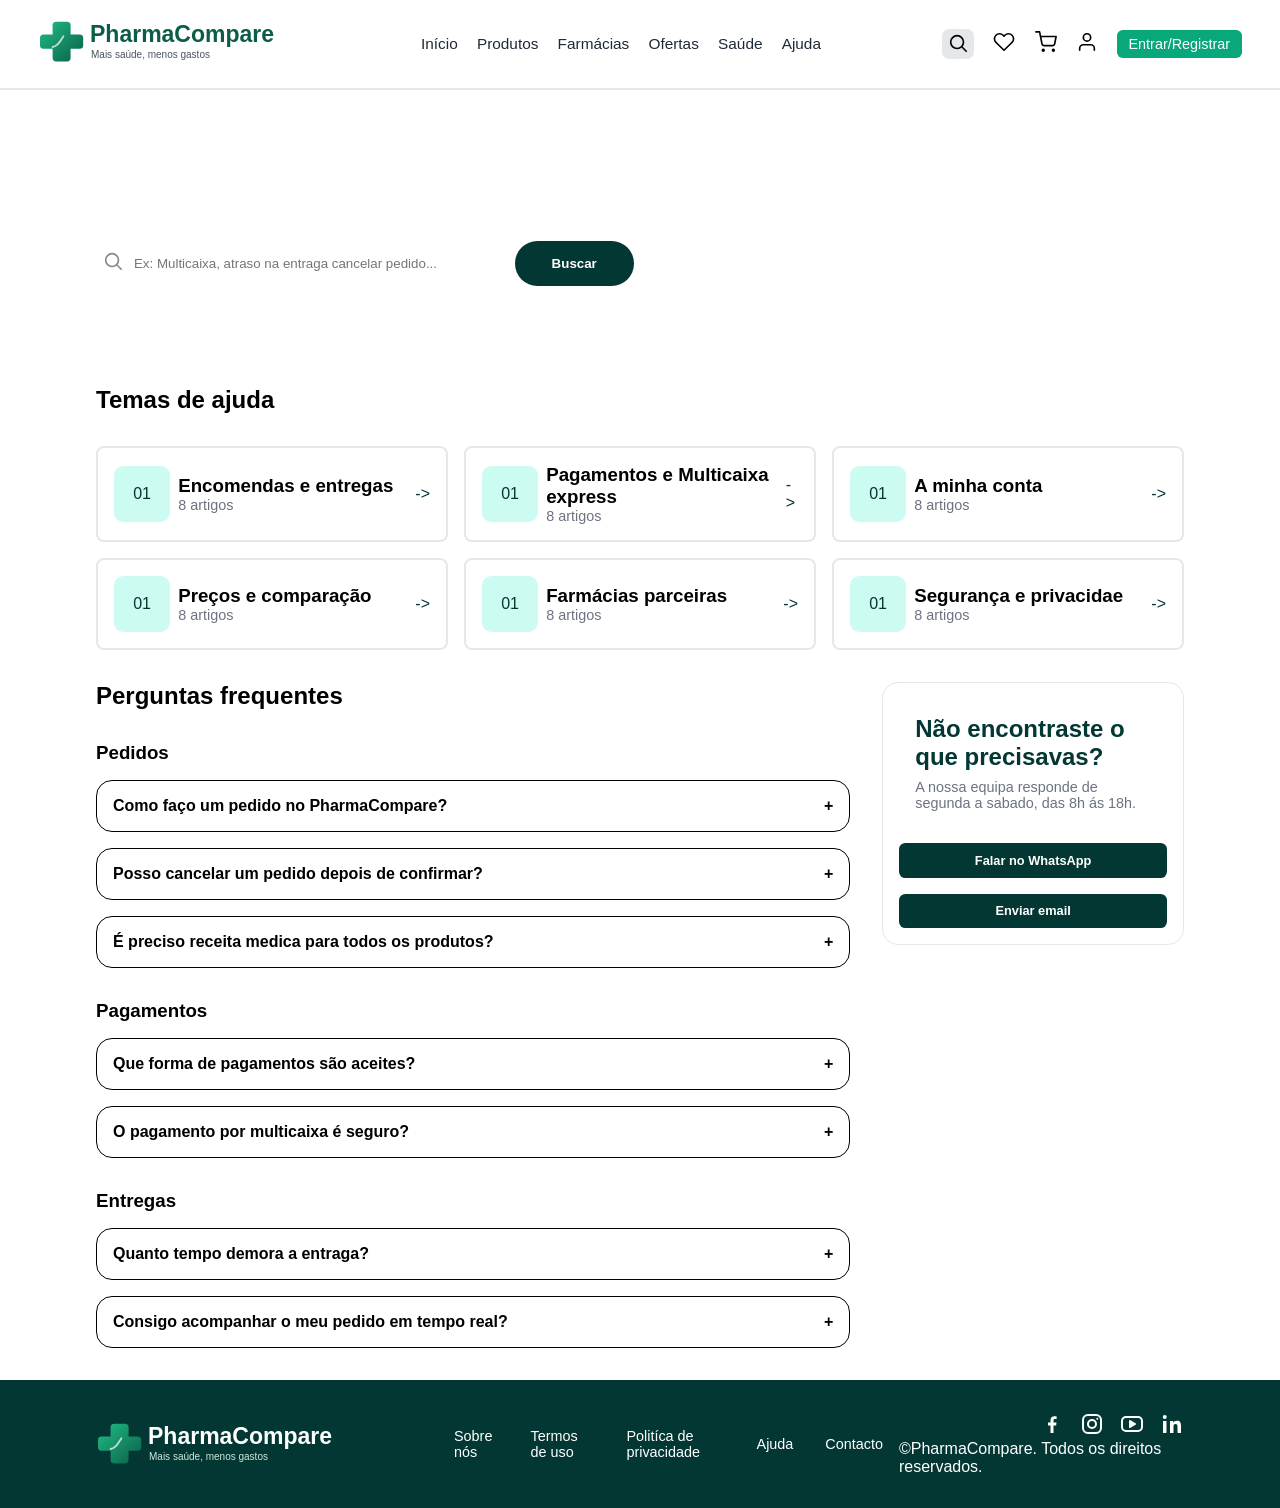
<file: pages/ajuda.html>
<!DOCTYPE html>
<html lang="pt-pt">
<head>
    <meta charset="UTF-8">
    <meta name="viewport" content="width=device-width, initial-scale=1.0">
    <title>PharmaCompare</title>
    <style>
        .hero{
            padding: 4rem 6rem;
            display: flex;
            flex-direction: column;
            gap: 1rem;
        }
        .hero .titulo-hero{
            display: flex;
            flex-direction: column;
            gap: .5rem;
            text-align: center;
        }
        .hero .titulo-hero h2{
            color: var(--background-color);
            font-size: 2.3rem;
        }
        .hero .titulo-hero p{
            color: var(--background-color);
        }
        form{
            background-color: #fff;
            width: 50%;
            height: 6vh;
            display: flex;
            align-items: center;
            justify-content: space-between;
            padding: 0 .4rem;
            border-radius: 1.5rem;
            gap: .5rem;
        }
        form input{
            border: none;
            outline: none;
            width: 100%;
            height: 6vh;
            padding: 0.4rem 0.8rem 0.4rem 0.1rem;
        }
        form input:focus{
            border-bottom: 3px solid var(--primaria-color);
        }
        form button{
            background-color: var(--primaria-preto);
            color: #fff;
            padding: 0.4rem 0.8rem;
            width: 30%;
            height: 5vh;
            border-radius: 1.4rem;
            border: none;
            font-weight: bold;
            transition: 0.3s;
        }
        form button:hover{
            background-color: var(--primaria-color);
        }

        /*-- AJUDA --*/
        .ajuda{
            display: flex;
            flex-direction: column;
            gap: 2rem;
            padding: 2rem 6rem 0 6rem;
        }
        .ajuda .temas{
            display: grid;
            grid-template-columns: repeat(3, 1fr);
            gap: 1rem;
        }
        .ajuda .temas .temas-ajuda{
            display: flex;
            align-items: center;
            justify-content: space-between;
            border: 2px solid var(--border-color);
            border-radius: .5rem;
            padding: 1rem;
        }
        .ajuda .temas .temas-ajuda .info{
            display: flex;
            align-items: center;
            justify-content: flex-start;
            gap: .5rem;
        }
        .ajuda .temas .temas-ajuda .info span{
            background-color: var(--primaria-claro);
            color: var(--primaria-preto);
            border-radius: .6rem;
            padding: 1.2rem;
        }
        .ajuda .temas .temas-ajuda a{
            text-decoration: none;
            color: var(--primaria-preto);
            transition: .2s;
        }
        .ajuda .temas .temas-ajuda a:hover{
            transform: scale(1.4);
        }

        /*-- PERGUNTAS FERQUENTES --*/

        main{
            display: grid;
            grid-template-columns: 2.5fr 1fr;
            gap: 2rem;
            padding: 2rem 6rem 0 6rem;
        }
        .fre-sec{
            margin: 2rem 0;
        }
        .fre-sec details{
            background-color: #fff;
            padding: 1rem;
            margin: 1rem 0;
            border: 0.01rem solid #000;
            border-radius: 1rem;
        }
        .fre-sec summary{
            display: flex;
            align-items: center;
            justify-content: space-between;
            font-weight: bold;
            list-style: none;
            cursor: pointer;
        }
        .fre-sec summary::after{
            content: "+";
            font-weight: bold;
            cursor: pointer;
        }
        .fre-sec details[open] summary::after{
            content: "-";
        }
        .fre-sec p{
            margin: 0.5rem 0;
        }

        /*-- CONVERSAR --*/
        .conversa{
            padding: 2rem 6rem;
        }
        .conversar{
            background-color: var(--background-color);
            padding: 1rem;
            border: 0.01rem solid var(--border-color);
            border-radius: 1rem;
            display: flex;
            flex-direction: column;
            gap: 1rem;
        }
        .conversar .conv-titulo{
            display: flex;
            flex-direction: column;
            gap: .5rem;
        }
        .conversar h2{
            color: var(--primaria-preto);
        }
        .conversar div{
            display: flex;
            flex-wrap: wrap;
            justify-content: center;
            gap: 1rem;
            margin: 1rem;
        }
        .conversar a{
            display: inline-block;
            padding: 0.6rem;
            text-decoration: none;
            font-size: .8em;
            font-weight: bold;
            border-radius: .4rem;
            background-color: var(--primaria-preto);
            color: var(--background-color);
            text-align: center;
            transition: .3s;
        }
        .conversar a:hover{
            background-color: var(--primaria-color);
        }
        
        @media (max-width:768px){
            /*-- HERO --*/
            .hero form{
                width: 100%;
            }

            /*-- AJUDA --*/
            .ajuda{
                padding: 1rem;
            }
            .ajuda .temas{
                display: flex;
                flex-direction: column;
                gap: 1rem;
            }

            /*-- FREQUENTES --*/
            main{
                display: flex;
                flex-direction: column;
                gap: 2rem;
                padding: 1rem;
            }
        }
    </style>
</head>
<body>
    <header class="cabeçalho">
        <!-- Simbolo -->
         <div class="cab">
            <svg xmlns="http://www.w3.org/2000/svg" viewBox="0 0 262 52" width="262" height="52"><defs><linearGradient id="g" x1="0" y1="0" x2="1" y2="1"><stop offset="0" stop-color="#1FBF84"/><stop offset="1" stop-color="#0B5D49"/></linearGradient></defs><g transform="translate(2 4) scale(.9)"><path d="M18 2h12a4 4 0 0 1 4 4v10h10a4 4 0 0 1 4 4v8a4 4 0 0 1-4 4H34v10a4 4 0 0 1-4 4H18a4 4 0 0 1-4-4V32H4a4 4 0 0 1-4-4v-8a4 4 0 0 1 4-4h10V6a4 4 0 0 1 4-4z" fill="url(#g)"/><path d="M14 30c6-1 8-6 12-12" fill="none" stroke="#fff" stroke-width="2" stroke-linecap="round" opacity=".7"/></g><text x="52" y="26" font-family="Poppins, Montserrat, Segoe UI, Arial, sans-serif" font-size="23" font-weight="700" fill="#0B5D49">PharmaCompare</text><text x="53" y="42" font-family="Poppins, Montserrat, Segoe UI, Arial, sans-serif" font-size="10" fill="#4B5563">Mais saúde, menos gastos</text></svg>
         </div>
        <!-- Botões para abrir o menu -->
        
        <button class="btn" id="btn">
            <svg xmlns="http://www.w3.org/2000/svg" width="24" height="24" viewBox="0 0 24 24" fill="none" stroke="currentColor" stroke-width="2" stroke-linecap="round" stroke-linejoin="round"><line x1="3" y1="6" x2="21" y2="6"/><line x1="3" y1="12" x2="21" y2="12"/><line x1="3" y1="18" x2="21" y2="18"/></svg>
        </button>
        <div class="menu-tel">
            
            <!-- Botão fechar o menu -->
            <button class="btnclose">Fecha <svg xmlns="http://www.w3.org/2000/svg" width="18" height="18" viewBox="0 0 24 24" fill="none" stroke="currentColor" stroke-width="2" stroke-linecap="round" stroke-linejoin="round"><path d="M4 4l16 16M4 20L20 4"/></svg></button>

            <!-- NavBar -->
            <nav class="links">
                <a href="index.html">Início</a>
                <a href="medicamentos.html">Produtos</a>
                <a href="farmacias.html">Farmácias</a>
                <a href="ofertas.html">Ofertas</a>
                <a href="saude.html">Saúde</a>
                <a href="ajuda.html">Ajuda</a>
            </nav>

            <!-- Icones -->
            <div class="icones">
                <button class="ico-pesq" id="ico-pesq">
                    <svg xmlns="http://www.w3.org/2000/svg" width="22" height="22" viewBox="0 0 24 24" fill="none" stroke="#000" stroke-width="1.8" stroke-linecap="round" stroke-linejoin="round"><circle cx='11' cy='11' r='7'/><line x1='21' y1='21' x2='16.65' y2='16.65'/></svg>
                </button>
                <a href="conta.html">
                    <svg xmlns="http://www.w3.org/2000/svg" width="22" height="22" viewBox="0 0 24 24" fill="none" stroke="#000" stroke-width="1.8" stroke-linecap="round" stroke-linejoin="round"><path d='M20.8 4.6a5.5 5.5 0 0 0-7.8 0L12 5.6l-1-1a5.5 5.5 0 0 0-7.8 7.8l1 1L12 21l7.8-7.6 1-1a5.5 5.5 0 0 0 0-7.8z'/></svg>
                </a>
                <a href="#">
                    <svg xmlns="http://www.w3.org/2000/svg" width="22" height="22" viewBox="0 0 24 24" fill="none" stroke="#000" stroke-width="1.8" stroke-linecap="round" stroke-linejoin="round"><circle cx='9' cy='21' r='1'/><circle cx='20' cy='21' r='1'/><path d='M1 1h4l2.68 13.39a2 2 0 0 0 2 1.61h9.72a2 2 0 0 0 2-1.61L23 6H6'/></svg>
                </a>
                <a href="registrar.html">
                    <svg xmlns="http://www.w3.org/2000/svg" width="22" height="22" viewBox="0 0 24 24" fill="none" stroke="#000" stroke-width="1.8" stroke-linecap="round" stroke-linejoin="round"><path d='M20 21v-2a4 4 0 0 0-4-4H8a4 4 0 0 0-4 4v2'/><circle cx='12' cy='7' r='4'/></svg>
                </a>
                <a href="#" class="entrar">Entrar/Registrar</a>
            </div>
        </div>
    </header>
    <section class="hero">
        <div class="titulo-hero">
            <h2>Como podemos ajudar?</h2>  
            <p>pesquise a sua dúvida ou escolhe um tema.</p>
        </div>
        <form action="">
            <label for="pesq"><svg xmlns="http://www.w3.org/2000/svg" width="22" height="22" viewBox="0 0 24 24" fill="none" stroke="#888" stroke-width="1.8" stroke-linecap="round" stroke-linejoin="round"><circle cx='11' cy='11' r='7'/><line x1='21' y1='21' x2='16.65' y2='16.65'/></svg></label>
            <input type="text" id="pesq" name="pesq" placeholder="Ex: Multicaixa, atraso na entraga cancelar pedido...">
            <button input="submit">Buscar</button>
        </form>
    </section>
    <section class="ajuda">
        <div class="titulo-ajuda">
            <h2>Temas de ajuda</h2>
        </div>
        <div class="temas">
            <div class="temas-ajuda">
                <div class="info"> 
                    <span>01</span>
                    <div class="info-ajuda">
                        <h3>Encomendas e entregas</h3>
                        <p>8 artigos</p>
                    </div>
                </div>
                <a href="#">-></a>
            </div>
            <div class="temas-ajuda">
                <div class="info"> 
                    <span>01</span>
                    <div class="info-ajuda">
                        <h3>Pagamentos e Multicaixa express</h3>
                        <p>8 artigos</p>
                    </div>
                </div>
                <a href="#">-></a>
            </div>
            <div class="temas-ajuda">
                <div class="info">  
                    <span>01</span>
                    <div class="info-ajuda">
                        <h3>A minha conta</h3>
                        <p>8 artigos</p>
                    </div>
                </div>
                <a href="#">-></a>
            </div>
            <div class="temas-ajuda">
                <div class="info"> 
                    <span>01</span>
                    <div class="info-ajuda">
                        <h3>Preços e comparação</h3>
                        <p>8 artigos</p>
                    </div>
                </div>
                <a href="#">-></a>
            </div>
            <div class="temas-ajuda">
                <div class="info">     
                    <span>01</span>
                    <div class="info-ajuda">
                        <h3>Farmácias parceiras</h3>
                        <p>8 artigos</p>
                    </div>
                </div>
                <a href="#">-></a>
            </div>
            <div class="temas-ajuda">
                <div class="info">
                    <span>01</span>
                    <div class="info-ajuda">
                        <h3>Segurança e privacidae</h3>
                        <p>8 artigos</p>
                    </div>
                </div>
                <a href="#">-></a>
            </div>
        </div>
    </section>
    <main>
        <section class="freq-esq">
            <div class="frequente">
                <div class="freq-titulo">
                    <h2>Perguntas frequentes</h2>
                </div>
                <div class="fre-sec">
                    <h3>Pedidos</h3>
                    <details>
                        <summary>
                            Como faço um pedido no PharmaCompare?
                        </summary>
                        <p>Pesquisa o medicamento que precisas, compara os preços entre as farmácias parceiras disponiveis na tua zona, escolhe a melhor opção e finaliza o pedido.Vais receber uma confirmação po SMS ou WhatsApp.</p>
                    </details>
                    <details>
                        <summary>
                            Posso cancelar um pedido depois de confirmar?
                        </summary>
                        <p>
                            Sim, desde que a farmácia ainda não tenha despachado o pedido.Vai a "Os meus pedidos" e seciona "Cancelar".Depois do despache, o cancelamento já não é possivel.
                        </p>
                    </details>
                    <details>
                        <summary>
                            É preciso receita medica para todos os produtos?
                        </summary>
                        <p>
                            Não. Apenas medicamentos sujeitos a receita medica exigem o envio da receita digitalizada no momento da compra. Produtos de venda livre não precisam.
                        </p>
                    </details>
                </div>
                <div class="fre-sec">
                    <h3>Pagamentos</h3>
                    <details>
                        <summary>
                            Que forma de pagamentos são aceites?
                        </summary>
                        <p>
                            Aceitamos pagamentos Multicaixa Express, pagamento na entrega em nemerário, transferência bancária para pedidos de maior valor.
                        </p>
                    </details>
                    <details>
                        <summary>
                            O pagamento por multicaixa é seguro?
                        </summary>
                        <p>Sim. A transação é processada direitamente pela rede Multicaixa Express - O PharmaCompare não guarda dados do teu cartão ou conta.</p>
                    </details>
                </div>
                <div class="fre-sec">
                    <h3>Entregas</h3>
                    <details>
                        <summary>
                            Quanto tempo demora a entraga?
                        </summary>
                        <p>
                            Entre 25 e 60 minutos, dependendo da farmácia escolhida e da tua localização em Luanda. O teu estimado aparece antes de confirmares o pedido.
                        </p>
                    </details>
                    <details>
                        <summary>
                            Consigo acompanhar o meu pedido em tempo real?
                        </summary>
                        <p>
                            Sim, Através da página "OS meus pedidos" consegues ver o estado: confirmado, em prepação, a caminho e entregue.
                        </p>
                    </details>
                </div>
            </div>
        </section>
        <section class="freq-dir">   
            <div class="conversar">
                <div class="conv-titulo">
                    <h2>Não encontraste o que precisavas?</h2>
                    <p>A nossa equipa responde de segunda a sabado, das 8h ás 18h.</p>
                </div>
                <a href="#" class="wa">Falar no WhatsApp</a>
                <a href="#" class="email">Enviar email</a>
            </div>
        </section>
    </main>
    <footer class="footer">
        <div class="simbolo">
            <svg xmlns="http://www.w3.org/2000/svg" viewBox="0 0 262 52" width="262" height="52"><defs><linearGradient id="g" x1="0" y1="0" x2="1" y2="1"><stop offset="0" stop-color="#1FBF84"/><stop offset="1" stop-color="#0B5D49"/></linearGradient></defs><g transform="translate(2 4) scale(.9)"><path d="M18 2h12a4 4 0 0 1 4 4v10h10a4 4 0 0 1 4 4v8a4 4 0 0 1-4 4H34v10a4 4 0 0 1-4 4H18a4 4 0 0 1-4-4V32H4a4 4 0 0 1-4-4v-8a4 4 0 0 1 4-4h10V6a4 4 0 0 1 4-4z" fill="url(#g)"/><path d="M14 30c6-1 8-6 12-12" fill="none" stroke="#fff" stroke-width="2" stroke-linecap="round" opacity=".7"/></g><text x="52" y="26" font-family="Poppins, Montserrat, Segoe UI, Arial, sans-serif" font-size="23" font-weight="700" fill="#FFFFFF">PharmaCompare</text><text x="53" y="42" font-family="Poppins, Montserrat, Segoe UI, Arial, sans-serif" font-size="10" fill="#CDE8DD">Mais saúde, menos gastos</text></svg>
        </div>
        <div class="mais-foot">
            <a href="#">Sobre nós</a>
            <a href="#">Termos de uso</a>
            <a href="#">Politíca de privacidade</a>
            <a href="#">Ajuda</a>
            <a href="#">Contacto</a>
        </div>
        <div class="links-info">
            <div>
                <a href="#">
                    <svg xmlns="http://www.w3.org/2000/svg" viewBox="0 0 24 24" width="24" height="24" color="#FFFFFF"><g fill="currentColor"><path d="M13.5 21v-7.5h2.6l.4-3h-3V8.6c0-.9.3-1.5 1.6-1.5h1.5V4.4c-.3 0-1.2-.1-2.2-.1-2.3 0-3.9 1.4-3.9 4v2.2H8v3h2.5V21z"/></g></svg>
                </a>
                <a href="#">
                    <svg xmlns="http://www.w3.org/2000/svg" viewBox="0 0 24 24" width="24" height="24" color="#FFFFFF"><g fill="none" stroke="currentColor" stroke-width="2" stroke-linecap="round" stroke-linejoin="round"><rect x="3" y="3" width="18" height="18" rx="5"/><circle cx="12" cy="12" r="4"/><path d="M17.3 6.7v.01"/></g></svg>
                </a>
                <a href="#">
                    <svg xmlns="http://www.w3.org/2000/svg" viewBox="0 0 24 24" width="24" height="24" color="#FFFFFF"><g fill="none" stroke="currentColor" stroke-width="2" stroke-linecap="round" stroke-linejoin="round"><rect x="2" y="5" width="20" height="14" rx="4"/><path d="m10 9 5 3-5 3z" fill="currentColor"/></g></svg>
                </a>
                <a href="#">
                    <svg xmlns="http://www.w3.org/2000/svg" viewBox="0 0 24 24" width="24" height="24" color="#FFFFFF"><g fill="currentColor"><rect x="3" y="9" width="3.5" height="12"/><circle cx="4.75" cy="4.9" r="2"/><path d="M10 9h3.3v1.7c.6-1.1 1.9-2 3.7-2 3.3 0 4 2.1 4 5V21h-3.5v-6c0-1.5-.1-2.9-1.9-2.9S13.5 13.3 13.5 15v6H10z"/></g></svg>
                </a>
            </div>
            <span>&copy;PharmaCompare. Todos os direitos reservados.</span>
        </div>
    </footer>
    <script src="../js/app.js"></script>
</body>
<link rel="stylesheet" href="../css/comum.css">
</html>
</file>
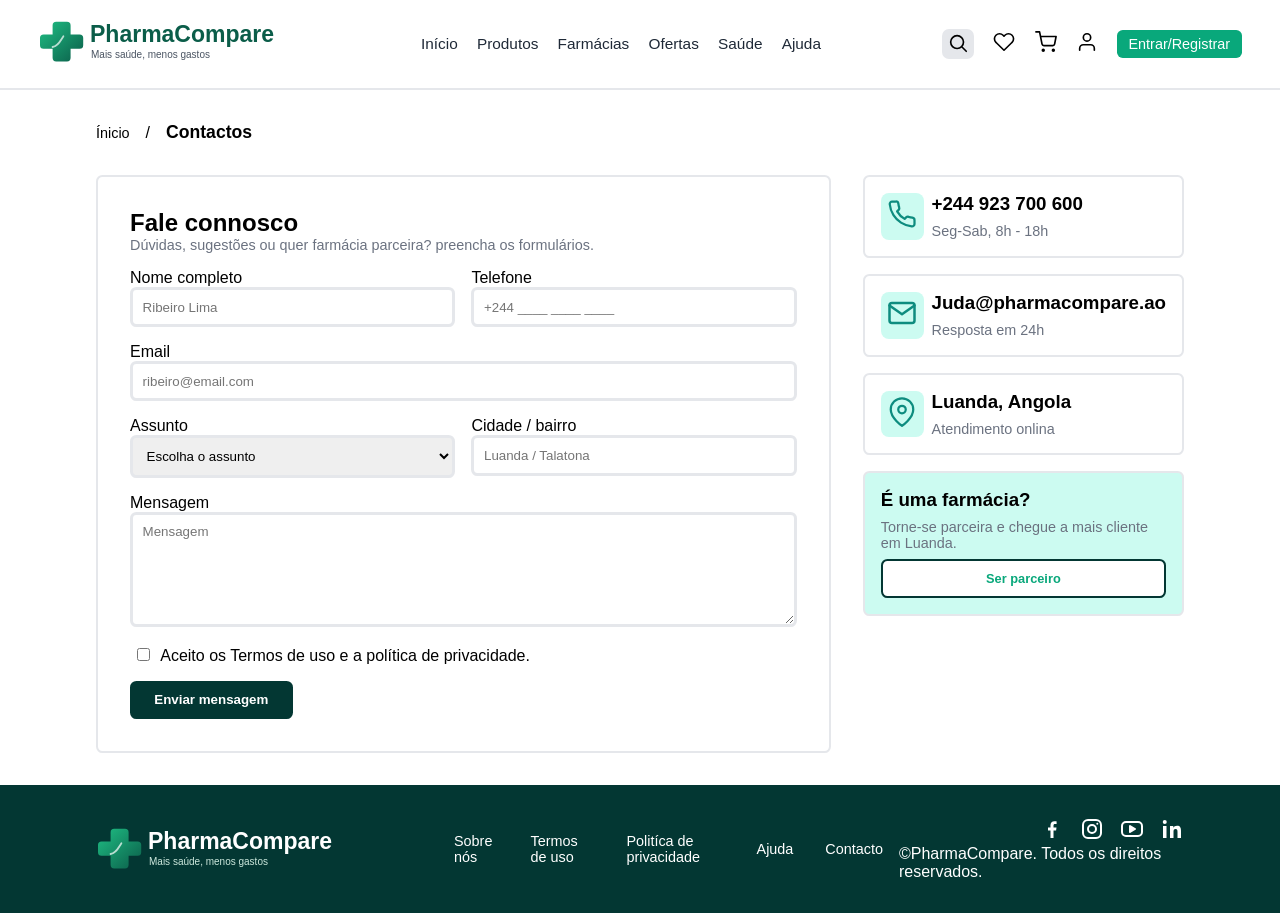
<file: pages/contacto.html>
<!DOCTYPE html>
<html lang="pt">
<head>
    <meta charset="UTF-8">
    <meta name="viewport" content="width=device-width, initial-scale=1.0">
    <title>Document</title>
    <style>
        /*-- NAVEGAÇÃO --*/
        .navegacao{
            display: flex;
            align-items: center;
            justify-content: flex-start;
            gap: 1rem;
            padding: 2rem 6rem 0 6rem;
        }
        .navegacao a{
            text-decoration: none;
            color: var(--text-color);
            font-size: 0.9em;
        }
        .navegacao p{
            color: #000;
            font-size: 1.1em;
            font-weight: bold;
        }

        /*-- MAIN --*/
        main {
            display: grid;
            grid-template-columns: 3fr 1fr;
            gap: 2rem;
            padding: 2rem 6rem;
        }
        /*-- CONTACTE - NOS --*/
        .contacte-nos{
            display: flex;
            flex-direction: column;
            gap: 1rem;
            border: 2px solid var(--border-color);
            border-radius: .4rem;
            padding: 2rem;
        }
        .formulario{
            display: grid;
            grid-template-columns: repeat(2, 1fr);
            gap: 1rem;
        }
        .email, .msg{
            grid-column: 1/span 2;
        }
        .formulario input, .formulario select{
            border-radius: .4rem;
            border: 3px solid var(--border-color);
            padding: .6rem;
            width: 100%;
        }
        .formulario textarea{
            padding: .6rem;
            width: 100%;
            border: 3px solid var(--border-color);
            border-radius: .4rem;
        }
        .enviar{
            grid-column: 1/span 2;
        }
        #aceitar{
            width: 4%;
        }
        .aceitar{
            width: 100%;
        }
        button{
            width: 50%;
            padding: .6rem;
            border: 2px solid var(--primaria-preto);
            border-radius: .4rem;
            background-color: var(--primaria-preto);
            color: var(--background-color);
            font-weight: bold;
            transition: .3s;
        }
        button:hover{
            background-color: var(--primaria-color);
            border: 2px solid var(--primaria-color);
        }
        aside {
            display: flex;
            flex-direction: column;
            gap: 1rem;
        }
        aside .forma-contacto {
            border: 2px solid var(--border-color);
            border-radius: .4rem;
            padding: 1rem;
            display: flex;
            gap: .5rem;
        }
        aside .forma-contacto .tipo{
            display: grid;
            flex-direction: column;
            gap: .5rem;
        }
        aside .farma{
            display: flex;
            flex-direction: column;
            gap: .5rem;
            border: 2px solid var(--border-color);
            border-radius: .4rem;
            padding: 1rem;
            background-color: var(--primaria-claro);
        }
        aside .farma a{
            display: inline-block;
            text-align: center;
            text-decoration: none;
            font-size: .8em;
            font-weight: bold;
            background-color: var(--background-color);
            color: var(--primaria-color);
            padding: .6rem;
            border: 2px solid var(--primaria-preto);
            border-radius: .4rem;
            transition: .3s;
        }
        aside .farma a:hover{
            background-color: var(--primaria-color);
            color: var(--background-color);
            border: 2px solid var(--primaria-color);
        }
        aside .forma-contacto span{
            padding: .4rem;
            background-color: var(--primaria-claro);
            border-radius: .5rem;
        }

        @media (max-width: 768px){
            /*-- NAVEGAÇÃO --*/
            .navegacao{
                padding: 1rem;
            }
            /*-- MAIN --*/
            main{
                display: flex;
                flex-direction: column;
                gap: 2rem;
                padding: 2rem 1rem;
            }

            /*-- CONTACTE-NOS --*/
            .contacte-nos{
                padding: .5rem;
            }
            .contacte-nos form{
                display: flex;
                flex-direction: column;
                gap: 1rem;
            }
        }
    </style>
</head>
<body>
    <header class="cabeçalho">
        <!-- Simbolo -->
         <div class="cab">
            <svg xmlns="http://www.w3.org/2000/svg" viewBox="0 0 262 52" width="262" height="52"><defs><linearGradient id="g" x1="0" y1="0" x2="1" y2="1"><stop offset="0" stop-color="#1FBF84"/><stop offset="1" stop-color="#0B5D49"/></linearGradient></defs><g transform="translate(2 4) scale(.9)"><path d="M18 2h12a4 4 0 0 1 4 4v10h10a4 4 0 0 1 4 4v8a4 4 0 0 1-4 4H34v10a4 4 0 0 1-4 4H18a4 4 0 0 1-4-4V32H4a4 4 0 0 1-4-4v-8a4 4 0 0 1 4-4h10V6a4 4 0 0 1 4-4z" fill="url(#g)"/><path d="M14 30c6-1 8-6 12-12" fill="none" stroke="#fff" stroke-width="2" stroke-linecap="round" opacity=".7"/></g><text x="52" y="26" font-family="Poppins, Montserrat, Segoe UI, Arial, sans-serif" font-size="23" font-weight="700" fill="#0B5D49">PharmaCompare</text><text x="53" y="42" font-family="Poppins, Montserrat, Segoe UI, Arial, sans-serif" font-size="10" fill="#4B5563">Mais saúde, menos gastos</text></svg>
         </div>
        <!-- Botões para abrir o menu -->
        
        <button class="btn" id="btn">
            <svg xmlns="http://www.w3.org/2000/svg" width="24" height="24" viewBox="0 0 24 24" fill="none" stroke="currentColor" stroke-width="2" stroke-linecap="round" stroke-linejoin="round"><line x1="3" y1="6" x2="21" y2="6"/><line x1="3" y1="12" x2="21" y2="12"/><line x1="3" y1="18" x2="21" y2="18"/></svg>
        </button>
        <div class="menu-tel">
            
            <!-- Botão fechar o menu -->
            <button class="btnclose">Fecha <svg xmlns="http://www.w3.org/2000/svg" width="18" height="18" viewBox="0 0 24 24" fill="none" stroke="currentColor" stroke-width="2" stroke-linecap="round" stroke-linejoin="round"><path d="M4 4l16 16M4 20L20 4"/></svg></button>

            <!-- NavBar -->
            <nav class="links">
                <a href="index.html">Início</a>
                <a href="medicamentos.html">Produtos</a>
                <a href="farmacias.html">Farmácias</a>
                <a href="ofertas.html">Ofertas</a>
                <a href="saude.html">Saúde</a>
                <a href="ajuda.html">Ajuda</a>
            </nav>

            <!-- Icones -->
            <div class="icones">
                <button class="ico-pesq" id="ico-pesq">
                    <svg xmlns="http://www.w3.org/2000/svg" width="22" height="22" viewBox="0 0 24 24" fill="none" stroke="#000" stroke-width="1.8" stroke-linecap="round" stroke-linejoin="round"><circle cx='11' cy='11' r='7'/><line x1='21' y1='21' x2='16.65' y2='16.65'/></svg>
                </button>
                <a href="conta.html">
                    <svg xmlns="http://www.w3.org/2000/svg" width="22" height="22" viewBox="0 0 24 24" fill="none" stroke="#000" stroke-width="1.8" stroke-linecap="round" stroke-linejoin="round"><path d='M20.8 4.6a5.5 5.5 0 0 0-7.8 0L12 5.6l-1-1a5.5 5.5 0 0 0-7.8 7.8l1 1L12 21l7.8-7.6 1-1a5.5 5.5 0 0 0 0-7.8z'/></svg>
                </a>
                <a href="#">
                    <svg xmlns="http://www.w3.org/2000/svg" width="22" height="22" viewBox="0 0 24 24" fill="none" stroke="#000" stroke-width="1.8" stroke-linecap="round" stroke-linejoin="round"><circle cx='9' cy='21' r='1'/><circle cx='20' cy='21' r='1'/><path d='M1 1h4l2.68 13.39a2 2 0 0 0 2 1.61h9.72a2 2 0 0 0 2-1.61L23 6H6'/></svg>
                </a>
                <a href="registrar.html">
                    <svg xmlns="http://www.w3.org/2000/svg" width="22" height="22" viewBox="0 0 24 24" fill="none" stroke="#000" stroke-width="1.8" stroke-linecap="round" stroke-linejoin="round"><path d='M20 21v-2a4 4 0 0 0-4-4H8a4 4 0 0 0-4 4v2'/><circle cx='12' cy='7' r='4'/></svg>
                </a>
                <a href="#" class="entrar">Entrar/Registrar</a>
            </div>
        </div>
    </header>
    <div class="navegacao">
        <a href="index.html">Ínicio</a>
        <span>/</span>
        <p>Contactos</p>
    </div>
    <main>
        <section class="contacte-nos">
            <div class="contacto-nome">
                <h2>Fale connosco</h2>
                <p>Dúvidas, sugestões ou quer farmácia parceira? preencha os formulários.</p>
            </div>
            <form action="" class="formulario">
                <div class="item nome">
                    <label for="nome">Nome completo</label><br>
                    <input type="text" name="nome" id="nome" placeholder="Ribeiro Lima" required>
                </div>
                <div class="item numero">
                    <label for="numero">Telefone</label><br>
                    <input type="text" name="numero" id="numero" placeholder="+244 ____ ____ ____"  required>
                </div>
                <div class="item email">
                    <label for="email">Email</label><br>
                    <input type="email" name="email" id="email" placeholder="ribeiro@email.com" required>
                </div>
                <div class="item assunto">
                    <label for="assunto">Assunto</label><br>
                    <select name="assunto" id="assunto">
                        <option value=""  required>Escolha o assunto</option>
                        <option value="parceiro">Se tornar parceiro</option>
                        <option value="problema">Avistou algum problema</option>
                    </select><br>
                </div>
                <div class="item cidade">
                    <label for="cidade">Cidade / bairro</label><br>
                    <input type="text" name="nome" id="nome" placeholder="Luanda / Talatona" required>
                </div>
                <div class="item msg">
                    <label for="msg">Mensagem</label><br>
                    <textarea name="msg" id="msg" rows="6" cols="10" placeholder="Mensagem"  required></textarea>
                </div>
                <div class="enviar">
                    <input type="checkbox" name="aceitar" id="aceitar" required>
                    <label for="aceitar" class="aceitar">Aceito os <span>Termos de uso</span> e a política de privacidade.</label>
                </div>
                <button type="submit" class="enviar-form">Enviar mensagem</button>
            </form>
        </section>
        <aside>
            <div class="forma-contacto">
                <span><svg xmlns="http://www.w3.org/2000/svg" width="30" height="30" viewBox="0 0 24 24" fill="none" stroke="#0E8C7F" stroke-width="1.8" stroke-linecap="round" stroke-linejoin="round"><path d='M22 16.9v3a2 2 0 0 1-2.2 2 19.8 19.8 0 0 1-8.6-3 19.5 19.5 0 0 1-6-6 19.8 19.8 0 0 1-3-8.7A2 2 0 0 1 4.1 2h3a2 2 0 0 1 2 1.7c.1 1 .3 2 .6 2.9a2 2 0 0 1-.4 2.1L8.1 9.9a16 16 0 0 0 6 6l1.2-1.2a2 2 0 0 1 2.1-.4c.9.3 1.9.5 2.9.6a2 2 0 0 1 1.7 2.1z'/></svg></span>
                <div class="tipo">
                    <h3>+244 923 700 600</h3>
                    <p>Seg-Sab, 8h - 18h</p>
                </div>
            </div>
            <div class="forma-contacto">
                <span><svg style="color: #0E8C7F;" xmlns="http://www.w3.org/2000/svg" width="30" height="30" viewBox="0 0 24 24" fill="none" stroke="currentColor" stroke-width="2" stroke-linecap="round" stroke-linejoin="round"><path d="M4 4h16c1.1 0 2 .9 2 2v12c0 1.1-.9 2-2 2H4c-1.1 0-2-.9-2-2V6c0-1.1.9-2 2-2z"/><polyline points="22,6 12,13 2,6"/></svg></span>
                <div class="tipo">
                    <h3>Juda@pharmacompare.ao</h3>
                    <p>Resposta em 24h</p>
                </div>
            </div>
            <div class="forma-contacto">
                <span><svg xmlns="http://www.w3.org/2000/svg" width="30" height="30" viewBox="0 0 24 24" fill="none" stroke="#0E8C7F" stroke-width="1.8" stroke-linecap="round" stroke-linejoin="round"><path d='M21 10c0 7-9 13-9 13s-9-6-9-13a9 9 0 0 1 18 0z'/><circle cx='12' cy='10' r='3'/></svg></span>
                <div class="tipo">
                    <h3>Luanda, Angola</h3>
                    <p>Atendimento onlina</p>
                </div>
            </div>
            <div class="farma">
                <h3>É uma farmácia?</h3>
                <p>Torne-se parceira e chegue a mais cliente em Luanda.</p>
                <a href="#">Ser parceiro</a>
            </div>
        </aside>
    </main>
    <footer class="footer">
        <div class="simbolo">
            <svg xmlns="http://www.w3.org/2000/svg" viewBox="0 0 262 52" width="262" height="52"><defs><linearGradient id="g" x1="0" y1="0" x2="1" y2="1"><stop offset="0" stop-color="#1FBF84"/><stop offset="1" stop-color="#0B5D49"/></linearGradient></defs><g transform="translate(2 4) scale(.9)"><path d="M18 2h12a4 4 0 0 1 4 4v10h10a4 4 0 0 1 4 4v8a4 4 0 0 1-4 4H34v10a4 4 0 0 1-4 4H18a4 4 0 0 1-4-4V32H4a4 4 0 0 1-4-4v-8a4 4 0 0 1 4-4h10V6a4 4 0 0 1 4-4z" fill="url(#g)"/><path d="M14 30c6-1 8-6 12-12" fill="none" stroke="#fff" stroke-width="2" stroke-linecap="round" opacity=".7"/></g><text x="52" y="26" font-family="Poppins, Montserrat, Segoe UI, Arial, sans-serif" font-size="23" font-weight="700" fill="#FFFFFF">PharmaCompare</text><text x="53" y="42" font-family="Poppins, Montserrat, Segoe UI, Arial, sans-serif" font-size="10" fill="#CDE8DD">Mais saúde, menos gastos</text></svg>
        </div>
        <div class="mais-foot">
            <a href="#">Sobre nós</a>
            <a href="#">Termos de uso</a>
            <a href="#">Politíca de privacidade</a>
            <a href="#">Ajuda</a>
            <a href="#">Contacto</a>
        </div>
        <div class="links-info">
            <div>
                <a href="#">
                    <svg xmlns="http://www.w3.org/2000/svg" viewBox="0 0 24 24" width="24" height="24" color="#FFFFFF"><g fill="currentColor"><path d="M13.5 21v-7.5h2.6l.4-3h-3V8.6c0-.9.3-1.5 1.6-1.5h1.5V4.4c-.3 0-1.2-.1-2.2-.1-2.3 0-3.9 1.4-3.9 4v2.2H8v3h2.5V21z"/></g></svg>
                </a>
                <a href="#">
                    <svg xmlns="http://www.w3.org/2000/svg" viewBox="0 0 24 24" width="24" height="24" color="#FFFFFF"><g fill="none" stroke="currentColor" stroke-width="2" stroke-linecap="round" stroke-linejoin="round"><rect x="3" y="3" width="18" height="18" rx="5"/><circle cx="12" cy="12" r="4"/><path d="M17.3 6.7v.01"/></g></svg>
                </a>
                <a href="#">
                    <svg xmlns="http://www.w3.org/2000/svg" viewBox="0 0 24 24" width="24" height="24" color="#FFFFFF"><g fill="none" stroke="currentColor" stroke-width="2" stroke-linecap="round" stroke-linejoin="round"><rect x="2" y="5" width="20" height="14" rx="4"/><path d="m10 9 5 3-5 3z" fill="currentColor"/></g></svg>
                </a>
                <a href="#">
                    <svg xmlns="http://www.w3.org/2000/svg" viewBox="0 0 24 24" width="24" height="24" color="#FFFFFF"><g fill="currentColor"><rect x="3" y="9" width="3.5" height="12"/><circle cx="4.75" cy="4.9" r="2"/><path d="M10 9h3.3v1.7c.6-1.1 1.9-2 3.7-2 3.3 0 4 2.1 4 5V21h-3.5v-6c0-1.5-.1-2.9-1.9-2.9S13.5 13.3 13.5 15v6H10z"/></g></svg>
                </a>
            </div>
            <span>&copy;PharmaCompare. Todos os direitos reservados.</span>
        </div>
    </footer>
    <script src="../js/app.js"></script>
</body>
<link rel="stylesheet" href="../css/comum.css">
</html>
</file>
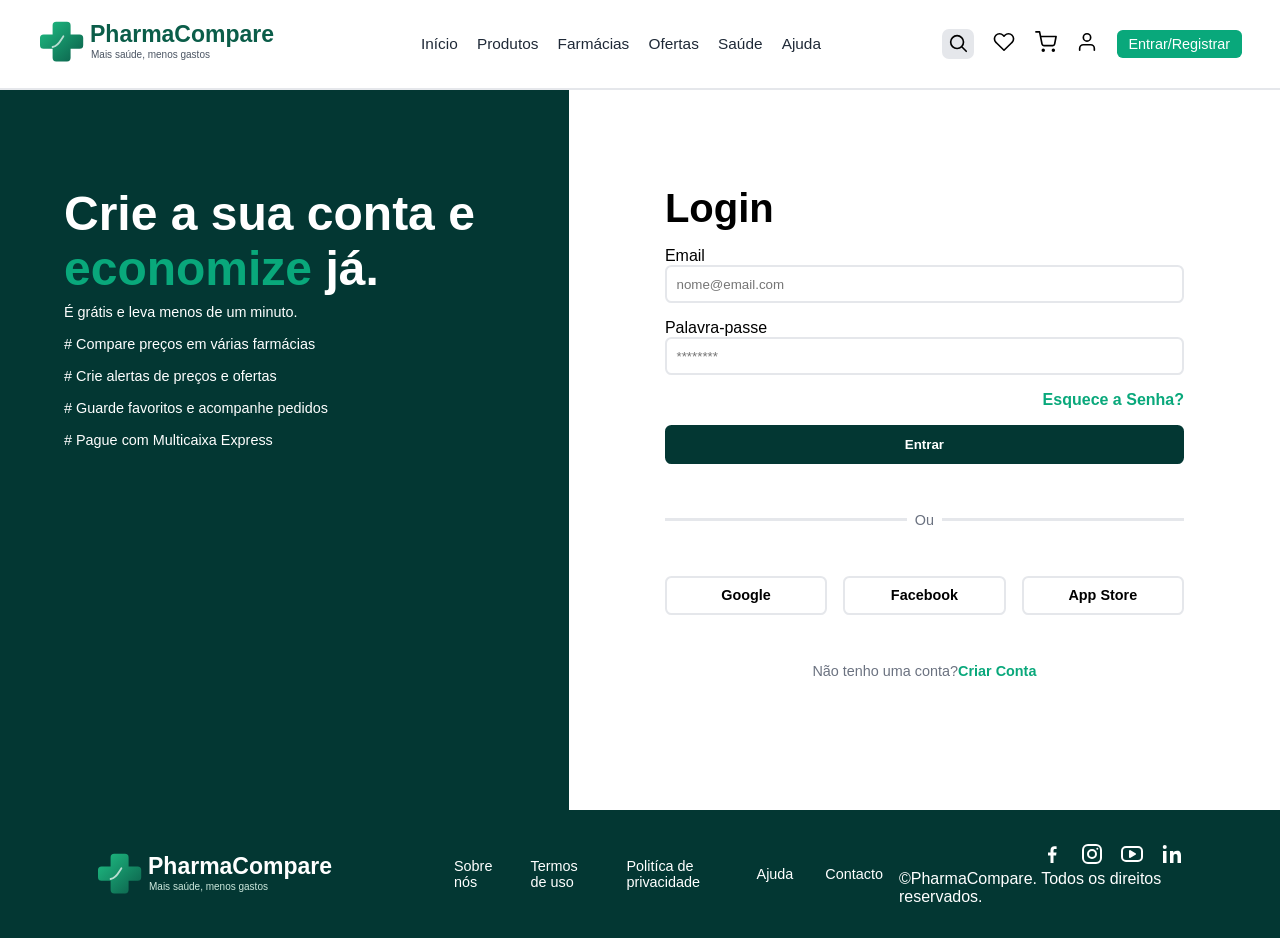
<file: pages/login.html>
<!DOCTYPE html>
<html lang="pt-pt">
<head>
    <meta charset="UTF-8">
    <meta name="viewport" content="width=device-width, initial-scale=1.0">
    <title>Document</title>
    <style>
        body{
            background-color: var(--border-color);
        }
        /*-- MAIN --*/
        main{
            display: grid;
            grid-template-columns: 1fr 1.25fr;
        }

        /*-- INFORMAÇÃO --*/
        .informa{
            background-color: var(--primaria-preto);
            display: flex;
            flex-direction: column;
            gap: 1rem;
            padding: 6rem 4rem;
            height: 80vh;
        }
        .informa .info{
            display: flex;
            flex-direction: column;
            gap: .5rem;
        }
        .informa .info h2{
            font-size: 3rem;
            font-weight: bold;
            color: var(--background-color);
        }
        .informa .info h2 span{
            color: var(--primaria-color);
        }
        .informa p{
            color: var(--background-color);
        }
        .informa ul{
            list-style: none;
        }
        .informa ul li{
            margin-bottom: 1rem;
            color: var(--background-color);
            font-size: .9em;
        }
        .informa ul li::before{
            content: "#  ";
        }
        /*-- LOGIN --*/
        .login{
            background-color: var(--backgroun-dcolor);
            display: flex;
            flex-direction: column;
            padding: 6rem 6rem ;
            gap: 3rem;
        }
        .login form{
            display: flex;
            flex-direction: column;
            gap: 1rem;
        }
        .login form h2{
            font-size: 2.5rem;
        }
        .login form input{
            width: 100%;
            padding: .6rem;
            border-radius: .4rem;
            border: 2px solid var(--border-color);
        }    
        form button{
            padding: .6rem;
            border-radius: .4rem;
            font-weight: bold;
            text-align: center;
            width: 100%;
            background-color: var(--primaria-preto);
            color: var(--background-color);
            border: 2px solid var(--primaria-preto);
        }
        .ou{
            grid-column: 1/span 2;
            display: flex;
            align-items: center;
            justify-content: center;
            gap: .5rem;
        }
        .ou span{
            cursor: pointer;
            background-color: var(--border-color);
            height: 3px;
            width: 50%;
        }
        .com {
            display: grid;
            grid-template-columns: repeat(3, 1fr);
            text-align: center;
            gap: 1rem;
        }
        .com a{
            text-decoration: none;
            display: inline-block;
            padding: .6rem;
            border-radius: .4rem;
            font-size: .9em;
            font-weight: bold;
            text-align: center;
            color: #000;
            border: 2px solid var(--border-color);
        }
        .com a:active{
            scale: 1.1;
        }
        .lembrar{
            text-align: end;
        }
        .lembrar a{
            color: var(--primaria-color);
            text-decoration: none;
            font-weight: bold;
        }
        .criar-conta{
            text-align: center;
        }
        .criar-conta a{
            text-decoration: none;
            color: var(--primaria-color);
            font-weight: bold;
        }
        @media (max-width: 768px ){
            /*-- MAIN --*/
            main{
                display: block;
            }

            /*-- INFORMA --*/
            .informa{display: none; order: 2;}
            
            /*-- LOGIN --*/
            .login{
                order: 1;
                display: flex;
                flex-direction: column;
                gap: 1rem;
                padding: 2rem 1rem;
                width: 100%;
            }
            .login form{
                width: 100%;
            }
            .login form input, button{
                width: 100%;
            }
            .login .ou span{
                width: 70%;
            }
            .criar-conta{
                margin-top: 10rem;
            }
        }
    </style>
</head>
<body>
    <header class="cabeçalho">
        <!-- Simbolo -->
         <div class="cab">
            <svg xmlns="http://www.w3.org/2000/svg" viewBox="0 0 262 52" width="262" height="52"><defs><linearGradient id="g" x1="0" y1="0" x2="1" y2="1"><stop offset="0" stop-color="#1FBF84"/><stop offset="1" stop-color="#0B5D49"/></linearGradient></defs><g transform="translate(2 4) scale(.9)"><path d="M18 2h12a4 4 0 0 1 4 4v10h10a4 4 0 0 1 4 4v8a4 4 0 0 1-4 4H34v10a4 4 0 0 1-4 4H18a4 4 0 0 1-4-4V32H4a4 4 0 0 1-4-4v-8a4 4 0 0 1 4-4h10V6a4 4 0 0 1 4-4z" fill="url(#g)"/><path d="M14 30c6-1 8-6 12-12" fill="none" stroke="#fff" stroke-width="2" stroke-linecap="round" opacity=".7"/></g><text x="52" y="26" font-family="Poppins, Montserrat, Segoe UI, Arial, sans-serif" font-size="23" font-weight="700" fill="#0B5D49">PharmaCompare</text><text x="53" y="42" font-family="Poppins, Montserrat, Segoe UI, Arial, sans-serif" font-size="10" fill="#4B5563">Mais saúde, menos gastos</text></svg>
         </div>
        <!-- Botões para abrir o menu -->
        
        <button class="btn" id="btn">
            <svg xmlns="http://www.w3.org/2000/svg" width="24" height="24" viewBox="0 0 24 24" fill="none" stroke="currentColor" stroke-width="2" stroke-linecap="round" stroke-linejoin="round"><line x1="3" y1="6" x2="21" y2="6"/><line x1="3" y1="12" x2="21" y2="12"/><line x1="3" y1="18" x2="21" y2="18"/></svg>
        </button>
        <div class="menu-tel">
            
            <!-- Botão fechar o menu -->
            <button class="btnclose">Fecha <svg xmlns="http://www.w3.org/2000/svg" width="18" height="18" viewBox="0 0 24 24" fill="none" stroke="currentColor" stroke-width="2" stroke-linecap="round" stroke-linejoin="round"><path d="M4 4l16 16M4 20L20 4"/></svg></button>

            <!-- NavBar -->
            <nav class="links">
                <a href="index.html">Início</a>
                <a href="medicamentos.html">Produtos</a>
                <a href="farmacias.html">Farmácias</a>
                <a href="ofertas.html">Ofertas</a>
                <a href="saude.html">Saúde</a>
                <a href="ajuda.html">Ajuda</a>
            </nav>

            <!-- Icones -->
            <div class="icones">
                <button class="ico-pesq" id="ico-pesq">
                    <svg xmlns="http://www.w3.org/2000/svg" width="22" height="22" viewBox="0 0 24 24" fill="none" stroke="#000" stroke-width="1.8" stroke-linecap="round" stroke-linejoin="round"><circle cx='11' cy='11' r='7'/><line x1='21' y1='21' x2='16.65' y2='16.65'/></svg>
                </button>
                <a href="conta.html">
                    <svg xmlns="http://www.w3.org/2000/svg" width="22" height="22" viewBox="0 0 24 24" fill="none" stroke="#000" stroke-width="1.8" stroke-linecap="round" stroke-linejoin="round"><path d='M20.8 4.6a5.5 5.5 0 0 0-7.8 0L12 5.6l-1-1a5.5 5.5 0 0 0-7.8 7.8l1 1L12 21l7.8-7.6 1-1a5.5 5.5 0 0 0 0-7.8z'/></svg>
                </a>
                <a href="#">
                    <svg xmlns="http://www.w3.org/2000/svg" width="22" height="22" viewBox="0 0 24 24" fill="none" stroke="#000" stroke-width="1.8" stroke-linecap="round" stroke-linejoin="round"><circle cx='9' cy='21' r='1'/><circle cx='20' cy='21' r='1'/><path d='M1 1h4l2.68 13.39a2 2 0 0 0 2 1.61h9.72a2 2 0 0 0 2-1.61L23 6H6'/></svg>
                </a>
                <a href="registrar.html">
                    <svg xmlns="http://www.w3.org/2000/svg" width="22" height="22" viewBox="0 0 24 24" fill="none" stroke="#000" stroke-width="1.8" stroke-linecap="round" stroke-linejoin="round"><path d='M20 21v-2a4 4 0 0 0-4-4H8a4 4 0 0 0-4 4v2'/><circle cx='12' cy='7' r='4'/></svg>
                </a>
                <a href="#" class="entrar">Entrar/Registrar</a>
            </div>
        </div>
    </header>
    <main>
        <section class="informa">
            <div class="info">
                <h2>Crie a sua conta e <span>economize</span> já.</h2>
                <p>É grátis e leva menos de um minuto.</p>
            </div>
            <ul>
                <li>Compare preços em várias farmácias</li>
                <li>Crie alertas de preços e ofertas</li>
                <li>Guarde favoritos e acompanhe pedidos</li>
                <li>Pague com Multicaixa Express</li>
            </ul>
        </section>
        <section class="login">
            <form action="pharma.html">
                <h2>Login</h2>
                <div>
                    <label for="email/tel" class="l">Email</label><br>
                    <input type="tel email" id="email/tel" name="email/tel" class="i" required placeholder="nome@email.com">
                </div>
                <div>
                    <label for="palavra.passe" class="l">Palavra-passe</label><br>
                    <input type="password" id="palavra-passe" name="palavra-passe" class="i" required placeholder="********" maxlength="7">
                </div>
                <div class="lembrar">
                    <a href="">Esquece a Senha?</a>
                </div>
                <button input="submit" href="pharma.html">Entrar</button>
            </form>
            <div class="ou">
                <span></span>
                <p class="p">Ou</p>
                <span></span>
            </div>
            <div class="com">
                <a href="#">Google</a>
                <a href="#">Facebook</a>
                <a href="#">App Store</a>
            </div>
            <div class="criar-conta">
                <p>Não tenho uma conta?<a href="signup.html">Criar Conta</a></p>
            </div>
        </section> 
    </main>
    <footer class="footer">
        <div class="simbolo">
            <svg xmlns="http://www.w3.org/2000/svg" viewBox="0 0 262 52" width="262" height="52"><defs><linearGradient id="g" x1="0" y1="0" x2="1" y2="1"><stop offset="0" stop-color="#1FBF84"/><stop offset="1" stop-color="#0B5D49"/></linearGradient></defs><g transform="translate(2 4) scale(.9)"><path d="M18 2h12a4 4 0 0 1 4 4v10h10a4 4 0 0 1 4 4v8a4 4 0 0 1-4 4H34v10a4 4 0 0 1-4 4H18a4 4 0 0 1-4-4V32H4a4 4 0 0 1-4-4v-8a4 4 0 0 1 4-4h10V6a4 4 0 0 1 4-4z" fill="url(#g)"/><path d="M14 30c6-1 8-6 12-12" fill="none" stroke="#fff" stroke-width="2" stroke-linecap="round" opacity=".7"/></g><text x="52" y="26" font-family="Poppins, Montserrat, Segoe UI, Arial, sans-serif" font-size="23" font-weight="700" fill="#FFFFFF">PharmaCompare</text><text x="53" y="42" font-family="Poppins, Montserrat, Segoe UI, Arial, sans-serif" font-size="10" fill="#CDE8DD">Mais saúde, menos gastos</text></svg>
        </div>
        <div class="mais-foot">
            <a href="#">Sobre nós</a>
            <a href="#">Termos de uso</a>
            <a href="#">Politíca de privacidade</a>
            <a href="#">Ajuda</a>
            <a href="#">Contacto</a>
        </div>
        <div class="links-info">
            <div>
                <a href="#">
                    <svg xmlns="http://www.w3.org/2000/svg" viewBox="0 0 24 24" width="24" height="24" color="#FFFFFF"><g fill="currentColor"><path d="M13.5 21v-7.5h2.6l.4-3h-3V8.6c0-.9.3-1.5 1.6-1.5h1.5V4.4c-.3 0-1.2-.1-2.2-.1-2.3 0-3.9 1.4-3.9 4v2.2H8v3h2.5V21z"/></g></svg>
                </a>
                <a href="#">
                    <svg xmlns="http://www.w3.org/2000/svg" viewBox="0 0 24 24" width="24" height="24" color="#FFFFFF"><g fill="none" stroke="currentColor" stroke-width="2" stroke-linecap="round" stroke-linejoin="round"><rect x="3" y="3" width="18" height="18" rx="5"/><circle cx="12" cy="12" r="4"/><path d="M17.3 6.7v.01"/></g></svg>
                </a>
                <a href="#">
                    <svg xmlns="http://www.w3.org/2000/svg" viewBox="0 0 24 24" width="24" height="24" color="#FFFFFF"><g fill="none" stroke="currentColor" stroke-width="2" stroke-linecap="round" stroke-linejoin="round"><rect x="2" y="5" width="20" height="14" rx="4"/><path d="m10 9 5 3-5 3z" fill="currentColor"/></g></svg>
                </a>
                <a href="#">
                    <svg xmlns="http://www.w3.org/2000/svg" viewBox="0 0 24 24" width="24" height="24" color="#FFFFFF"><g fill="currentColor"><rect x="3" y="9" width="3.5" height="12"/><circle cx="4.75" cy="4.9" r="2"/><path d="M10 9h3.3v1.7c.6-1.1 1.9-2 3.7-2 3.3 0 4 2.1 4 5V21h-3.5v-6c0-1.5-.1-2.9-1.9-2.9S13.5 13.3 13.5 15v6H10z"/></g></svg>
                </a>
            </div>
            <span>&copy;PharmaCompare. Todos os direitos reservados.</span>
        </div>
    </footer>
    <script src="../js/app.js"></script>
</body>
<link rel="stylesheet" href="../css/comum.css">
</html>
</file>
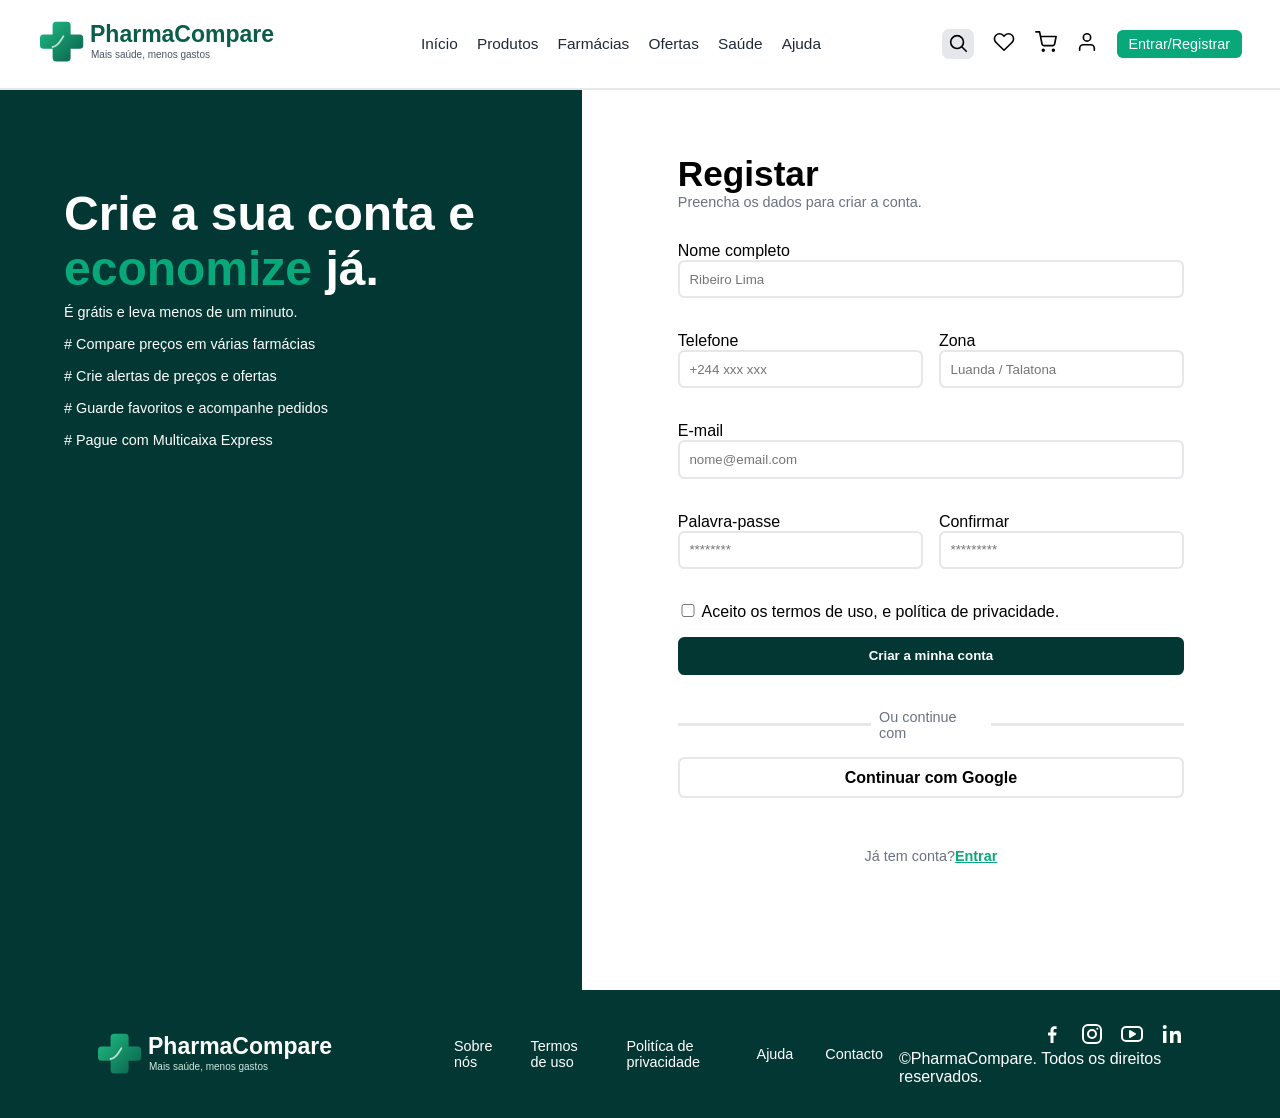
<file: pages/signup.html>
<!DOCTYPE html>
<html lang="pt-pt">
<head>
    <meta charset="UTF-8">
    <meta name="viewport" content="width=device-width, initial-scale=1.0">
    <title>Document</title>
    <style>
        body{
            background-color: var(--border-color);
        }
        /*-- MAIN --*/
        main{
            display: grid;
            grid-template-columns: 1fr 1.2fr;
        }
        
        /*-- INFORMAÇÃO --*/
        .informa{
            background-color: var(--primaria-preto);
            display: flex;
            flex-direction: column;
            gap: 1rem;
            padding: 6rem 4rem;
            height: 100vh;
        }
        .informa .info{
            display: flex;
            flex-direction: column;
            gap: .5rem;
        }
        .informa .info h2{
            font-size: 3rem;
            font-weight: bold;
            color: var(--background-color);
        }
        .informa .info h2 span{
            color: var(--primaria-color);
        }
        .informa p{
            color: var(--background-color);
        }
        .informa ul{
            list-style: none;
        }
        .informa ul li{
            margin-bottom: 1rem;
            color: var(--background-color);
            font-size: .9em;
        }
        .informa ul li::before{
            content: "#  ";
        }

        /*-- SINGUP --*/

        .signup{
            display: flex;
            flex-direction: column;
            gap: 2rem;
            padding: 4rem 6rem;
        }
        .signup .signup-titulo h2{
            font-size: 2.2em;
        }
        .signup form{
            display: grid;
            grid-template-columns: repeat(2, 1fr);
            gap: 1rem;

        }
        .signup form input{
            width: 100%;
            padding: .6rem;
            border-radius: .4rem;
            border: 2px solid var(--border-color);
        }
        .nome, .email, .enviar, p, .outro{
            grid-column: 1/span 2;
        }
        .aceitar{
            grid-column: 1/span 2;
            width: 100%;
        }
        #aceitar{
            width: 4%;
        }
        button{
            padding: .6rem;
            border-radius: .4rem;
            font-weight: bold;
            text-align: center;
            width: 100%;
        }
        .enviar #entrar{
            background-color: var(--primaria-preto);
            color: var(--background-color);
            border: 2px solid var(--primaria-preto);
        }
        .outro a{
            display: inline-block;
            padding: .6rem;
            border-radius: .4rem;
            font-weight: bold;
            text-align: center;
            text-decoration: none;
            width: 100%;
            border: 2px solid var(--border-color) ;
            background-color: var(--background-color);
            color: #000;
            transition: .3s;
        }
        .outro a:active{
            scale: 1.1;
        }
        .ou{
            grid-column: 1/span 2;
            display: flex;
            align-items: center;
            justify-content: center;
            gap: .5rem;
        }
        .ou span{
            cursor: pointer;
            background-color: var(--border-color);
            height: 3px;
            width: 40%;
        }
        .minha-conta{
            grid-column: 1/span 2;
            text-align: center;
        }
        .minha-conta a{
            color: var(--primaria-color);
            font-weight: bold;
        }
        @media(max-width: 768px){
            /*-- MAIN --*/
            main{display: block;}

            /*-- INFORMA --*/
            .informa{display: none;order: 2;}

            /*-- SIGNUP --*/
            .signup{
                padding: 2rem 1rem;
                order: 1;
            }
            .signup form{
                display: flex;
                flex-direction: column;
                gap: 1rem;
            }
        }
    </style>
</head>
<body>
    <header class="cabeçalho">
        <!-- Simbolo -->
         <div class="cab">
            <svg xmlns="http://www.w3.org/2000/svg" viewBox="0 0 262 52" width="262" height="52"><defs><linearGradient id="g" x1="0" y1="0" x2="1" y2="1"><stop offset="0" stop-color="#1FBF84"/><stop offset="1" stop-color="#0B5D49"/></linearGradient></defs><g transform="translate(2 4) scale(.9)"><path d="M18 2h12a4 4 0 0 1 4 4v10h10a4 4 0 0 1 4 4v8a4 4 0 0 1-4 4H34v10a4 4 0 0 1-4 4H18a4 4 0 0 1-4-4V32H4a4 4 0 0 1-4-4v-8a4 4 0 0 1 4-4h10V6a4 4 0 0 1 4-4z" fill="url(#g)"/><path d="M14 30c6-1 8-6 12-12" fill="none" stroke="#fff" stroke-width="2" stroke-linecap="round" opacity=".7"/></g><text x="52" y="26" font-family="Poppins, Montserrat, Segoe UI, Arial, sans-serif" font-size="23" font-weight="700" fill="#0B5D49">PharmaCompare</text><text x="53" y="42" font-family="Poppins, Montserrat, Segoe UI, Arial, sans-serif" font-size="10" fill="#4B5563">Mais saúde, menos gastos</text></svg>
         </div>
        <!-- Botões para abrir o menu -->
        
        <button class="btn" id="btn">
            <svg xmlns="http://www.w3.org/2000/svg" width="24" height="24" viewBox="0 0 24 24" fill="none" stroke="currentColor" stroke-width="2" stroke-linecap="round" stroke-linejoin="round"><line x1="3" y1="6" x2="21" y2="6"/><line x1="3" y1="12" x2="21" y2="12"/><line x1="3" y1="18" x2="21" y2="18"/></svg>
        </button>
        <div class="menu-tel">
            
            <!-- Botão fechar o menu -->
            <button class="btnclose">Fecha <svg xmlns="http://www.w3.org/2000/svg" width="18" height="18" viewBox="0 0 24 24" fill="none" stroke="currentColor" stroke-width="2" stroke-linecap="round" stroke-linejoin="round"><path d="M4 4l16 16M4 20L20 4"/></svg></button>

            <!-- NavBar -->
            <nav class="links">
                <a href="index.html">Início</a>
                <a href="medicamentos.html">Produtos</a>
                <a href="farmacias.html">Farmácias</a>
                <a href="ofertas.html">Ofertas</a>
                <a href="saude.html">Saúde</a>
                <a href="ajuda.html">Ajuda</a>
            </nav>

            <!-- Icones -->
            <div class="icones">
                <button class="ico-pesq" id="ico-pesq">
                    <svg xmlns="http://www.w3.org/2000/svg" width="22" height="22" viewBox="0 0 24 24" fill="none" stroke="#000" stroke-width="1.8" stroke-linecap="round" stroke-linejoin="round"><circle cx='11' cy='11' r='7'/><line x1='21' y1='21' x2='16.65' y2='16.65'/></svg>
                </button>
                <a href="conta.html">
                    <svg xmlns="http://www.w3.org/2000/svg" width="22" height="22" viewBox="0 0 24 24" fill="none" stroke="#000" stroke-width="1.8" stroke-linecap="round" stroke-linejoin="round"><path d='M20.8 4.6a5.5 5.5 0 0 0-7.8 0L12 5.6l-1-1a5.5 5.5 0 0 0-7.8 7.8l1 1L12 21l7.8-7.6 1-1a5.5 5.5 0 0 0 0-7.8z'/></svg>
                </a>
                <a href="#">
                    <svg xmlns="http://www.w3.org/2000/svg" width="22" height="22" viewBox="0 0 24 24" fill="none" stroke="#000" stroke-width="1.8" stroke-linecap="round" stroke-linejoin="round"><circle cx='9' cy='21' r='1'/><circle cx='20' cy='21' r='1'/><path d='M1 1h4l2.68 13.39a2 2 0 0 0 2 1.61h9.72a2 2 0 0 0 2-1.61L23 6H6'/></svg>
                </a>
                <a href="registrar.html">
                    <svg xmlns="http://www.w3.org/2000/svg" width="22" height="22" viewBox="0 0 24 24" fill="none" stroke="#000" stroke-width="1.8" stroke-linecap="round" stroke-linejoin="round"><path d='M20 21v-2a4 4 0 0 0-4-4H8a4 4 0 0 0-4 4v2'/><circle cx='12' cy='7' r='4'/></svg>
                </a>
                <a href="#" class="entrar">Entrar/Registrar</a>
            </div>
        </div>
    </header>
    <main>
        <section class="informa">
            <div class="info">
                <h2>Crie a sua conta e <span>economize</span> já.</h2>
                <p>É grátis e leva menos de um minuto.</p>
            </div>
            <ul>
                <li>Compare preços em várias farmácias</li>
                <li>Crie alertas de preços e ofertas</li>
                <li>Guarde favoritos e acompanhe pedidos</li>
                <li>Pague com Multicaixa Express</li>
            </ul>
        </section>
        <section class="signup">
            <div class="signup-titulo">
                <h2>Registar</h2>
                <p>Preencha os dados para criar a conta.</p>
            </div>
            <form action="">
                <div class="item nome">
                    <label for="nome" class="l">Nome completo</label><br>
                    <input type="text" id="nome" name="nome" required placeholder="Ribeiro Lima"><br><br>
                </div>
                <div class="item telefone">
                    <label for="telefone" class="l">Telefone</label><br>
                    <input type="tel" id="telWa" name="telefone" required placeholder="+244 xxx xxx"><br><br>
                </div>
                <div class="item zona">
                    <label for="zona">Zona</label><br>
                    <input type="text" id="zona" name="zona" placeholder="Luanda / Talatona">
                </div>
                <div class="item email">
                    <label  for="email" class="l">E-mail</label><br>
                    <input type="email" id="email" name="email" required placeholder="nome@email.com"><br><br>
                </div>
                <div class="item passe">
                    <label for="palavra-passe" class="l">Palavra-passe</label><br>
                    <input type="password" id="palavra-passe" name="palavra-passe" required placeholder="********" minlength="8"><br><br>
                </div>
                <div class="item confirmar">
                    <label for="confirmar">Confirmar</label><br>
                    <input type="password" name="confirmar" id="confirmar" placeholder="*********" required>
                </div>
                <div class="item aceitar">
                    <input type="checkbox" name="aceitar" id="aceitar"  required>
                    <label for="aceitar">Aceito os termos de uso, e política de privacidade. </label>
                </div>
                <div class="enviar">
                    <button input="submit" id="entrar">Criar a minha conta</button><br><br>
                </div>
                <div class="ou">
                    <span></span>
                    <p>Ou continue com</p>
                    <span></span>
                </div>
                <div class="outro">
                    <a href="#">Continuar com Google</a>
                </div><br>
                <p class="minha-conta">Já tem conta?<a href="login.html">Entrar</a></p>
            </form>
        </section>
    </main>
    <footer class="footer">
        <div class="simbolo">
            <svg xmlns="http://www.w3.org/2000/svg" viewBox="0 0 262 52" width="262" height="52"><defs><linearGradient id="g" x1="0" y1="0" x2="1" y2="1"><stop offset="0" stop-color="#1FBF84"/><stop offset="1" stop-color="#0B5D49"/></linearGradient></defs><g transform="translate(2 4) scale(.9)"><path d="M18 2h12a4 4 0 0 1 4 4v10h10a4 4 0 0 1 4 4v8a4 4 0 0 1-4 4H34v10a4 4 0 0 1-4 4H18a4 4 0 0 1-4-4V32H4a4 4 0 0 1-4-4v-8a4 4 0 0 1 4-4h10V6a4 4 0 0 1 4-4z" fill="url(#g)"/><path d="M14 30c6-1 8-6 12-12" fill="none" stroke="#fff" stroke-width="2" stroke-linecap="round" opacity=".7"/></g><text x="52" y="26" font-family="Poppins, Montserrat, Segoe UI, Arial, sans-serif" font-size="23" font-weight="700" fill="#FFFFFF">PharmaCompare</text><text x="53" y="42" font-family="Poppins, Montserrat, Segoe UI, Arial, sans-serif" font-size="10" fill="#CDE8DD">Mais saúde, menos gastos</text></svg>
        </div>
        <div class="mais-foot">
            <a href="#">Sobre nós</a>
            <a href="#">Termos de uso</a>
            <a href="#">Politíca de privacidade</a>
            <a href="#">Ajuda</a>
            <a href="#">Contacto</a>
        </div>
        <div class="links-info">
            <div>
                <a href="#">
                    <svg xmlns="http://www.w3.org/2000/svg" viewBox="0 0 24 24" width="24" height="24" color="#FFFFFF"><g fill="currentColor"><path d="M13.5 21v-7.5h2.6l.4-3h-3V8.6c0-.9.3-1.5 1.6-1.5h1.5V4.4c-.3 0-1.2-.1-2.2-.1-2.3 0-3.9 1.4-3.9 4v2.2H8v3h2.5V21z"/></g></svg>
                </a>
                <a href="#">
                    <svg xmlns="http://www.w3.org/2000/svg" viewBox="0 0 24 24" width="24" height="24" color="#FFFFFF"><g fill="none" stroke="currentColor" stroke-width="2" stroke-linecap="round" stroke-linejoin="round"><rect x="3" y="3" width="18" height="18" rx="5"/><circle cx="12" cy="12" r="4"/><path d="M17.3 6.7v.01"/></g></svg>
                </a>
                <a href="#">
                    <svg xmlns="http://www.w3.org/2000/svg" viewBox="0 0 24 24" width="24" height="24" color="#FFFFFF"><g fill="none" stroke="currentColor" stroke-width="2" stroke-linecap="round" stroke-linejoin="round"><rect x="2" y="5" width="20" height="14" rx="4"/><path d="m10 9 5 3-5 3z" fill="currentColor"/></g></svg>
                </a>
                <a href="#">
                    <svg xmlns="http://www.w3.org/2000/svg" viewBox="0 0 24 24" width="24" height="24" color="#FFFFFF"><g fill="currentColor"><rect x="3" y="9" width="3.5" height="12"/><circle cx="4.75" cy="4.9" r="2"/><path d="M10 9h3.3v1.7c.6-1.1 1.9-2 3.7-2 3.3 0 4 2.1 4 5V21h-3.5v-6c0-1.5-.1-2.9-1.9-2.9S13.5 13.3 13.5 15v6H10z"/></g></svg>
                </a>
            </div>
            <span>&copy;PharmaCompare. Todos os direitos reservados.</span>
        </div>
    </footer>
    <script src="../js/app.js"></script>
</body>
<link rel="stylesheet" href="../css/comum.css">
</html>
</file>
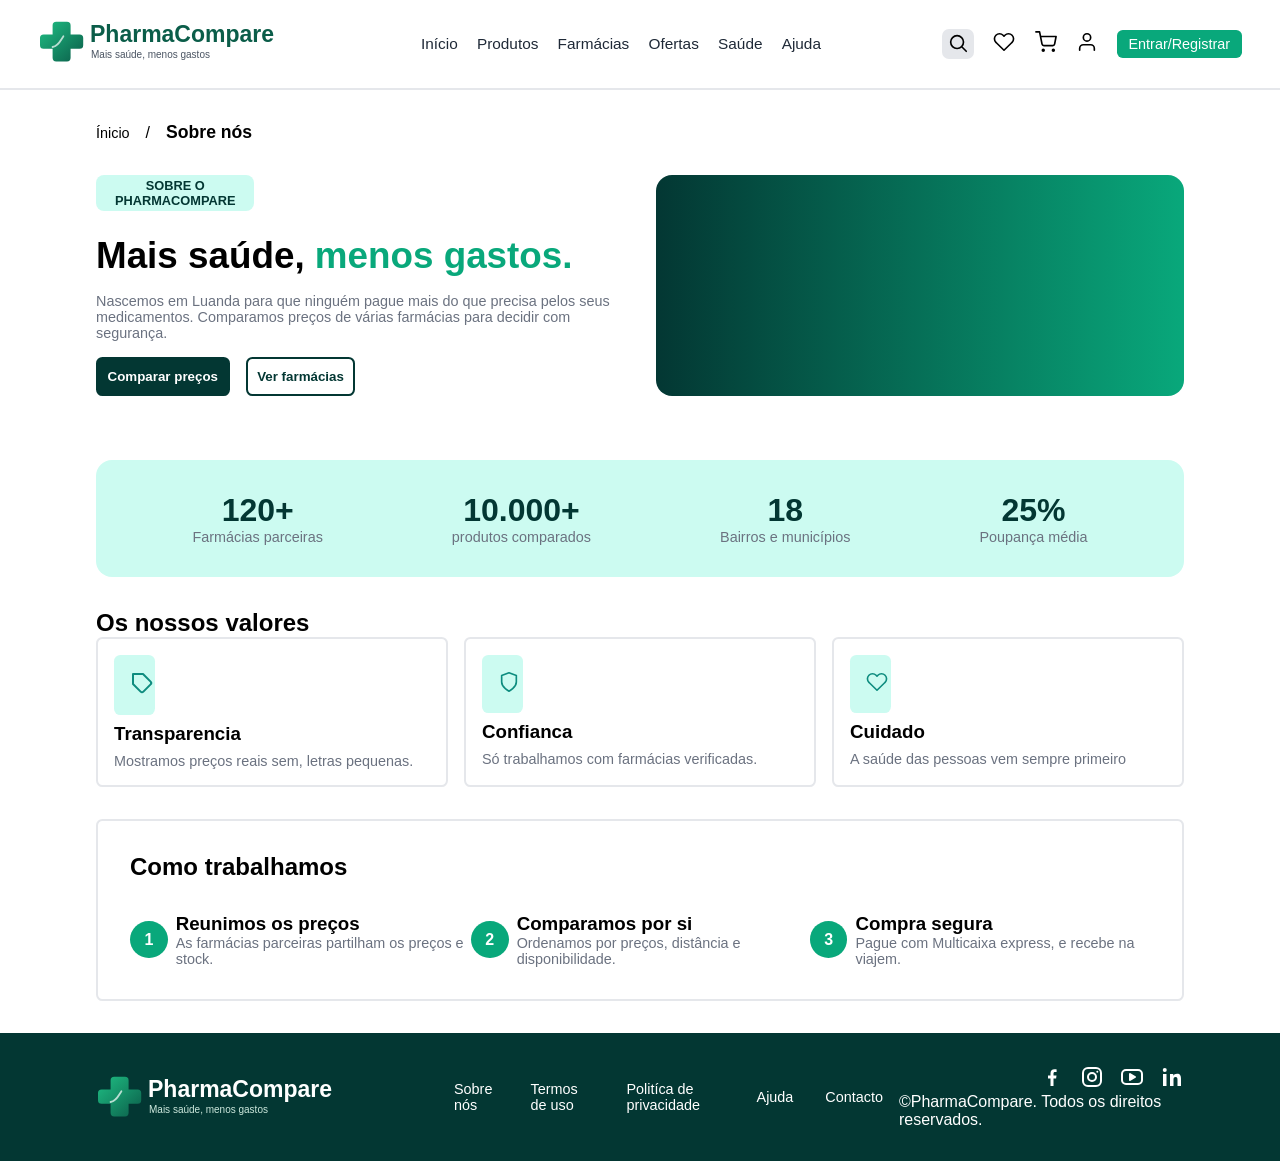
<file: pages/sobre.html>
<!DOCTYPE html>
<html lang="pt-pt">
<head>
    <meta charset="UTF-8">
    <meta name="viewport" content="width=device-width, initial-scale=1.0">
    <title>PharmaCompare</title>
</head>
    <style>
        /*-- NAVEGAÇÃO --*/
        .navegacao{
            display: flex;
            align-items: center;
            justify-content: flex-start;
            gap: 1rem;
            padding: 2rem 6rem 0 6rem;
        }
        .navegacao a{
            text-decoration: none;
            color: var(--text-color);
            font-size: 0.9em;
        }
        .navegacao p{
            color: #000;
            font-size: 1.1em;
            font-weight: bold;
        }

        /*-- HERO --*/
        .hero{
            display: grid;
            grid-template-columns: repeat(2, 1fr);
            gap: 2rem;
            padding: 2rem 6rem;
        }
        .hero .hero-esquerda{
            display: flex;
            flex-direction: column;
            gap: 1rem;
        }
        .hero h2{
            color: #000;
            font-size: 2.3rem;
            padding: 0.5rem 0;
        }
        .hero h2 span{
            color: var(--primaria-color);
        }
        .hero .hero-titulo{
            display: flex;
            flex-direction: column;
            gap: .5rem;
        }
        .hero .span{
            width: 30%;
            border-radius: .5rem;
            text-align: center;
            font-size: 0.8em;
            font-weight: bold;
            background-color: var(--primaria-claro);
            color: var(--primaria-preto);
            padding: .2rem;
        }
        .hero .ver-mais{
            display: flex;
            align-items: center;
            justify-content: flex-start;
            gap: 1rem;
        }
        .hero .ver-mais button{
            font-weight: bold;
        }
        .hero .ver-mais button:hover{
            background-color: var(--primaria-color);
            color: var(--background-color);
            border: 2px solid var(--primaria-color);
        }
        .hero .ver-mais .precos{
            padding: .6rem;
            background-color: var(--primaria-preto);
            color: var(--background-color);
            border: 2px solid var(--primaria-preto);
            border-radius: .4rem;
        }
        .hero .ver-mais .farma{
            padding: .6rem;
            background-color: var(--background-color);
            border: 2px solid var(--primaria-preto);
            border-radius: .4rem;
            color: var(--primaria-preto);
        }
        .hero .hero-direita{
            background: linear-gradient(90deg, var(--primaria-preto), var(--primaria-color));
            width: 100%;
            height: 100%;
            border-radius: 1rem;
        }

        /*-- NOSSAS POSSIBILIDADES --*/

        .nossas-possibilidades{
            padding: 2rem 6rem 0 6rem;
        }
        .sobre-info{
            background-color: var(--primaria-claro);
            display: flex;
            align-items: center;
            justify-content: space-around;
            padding: 2rem;
            border-radius: 1rem;
        }
        .sobre-info .item {
            display: flex;
            flex-direction: column;
            text-align: center;
        }
        .sobre-info h3{
            font-size: 2em;
            font-weight: bold;
            color: var(--primaria-preto);
        }

        /*-- NOSSOS - VALORES --*/

        .nossos-valores{
            padding: 2rem 6rem ;
            display: flex;
            flex-direction: column;
            gap: 2rem;
        }
        .nossos-valores .valores{
            display: grid;
            grid-template-columns: repeat(3, 1fr);
            gap: 1rem;
        }
        .valores .item{
            display: flex;
            flex-direction: column;
            gap: .5rem;
            border: 2px solid var(--border-color);
            border-radius: .4rem;
            padding: 1rem;
        }
        .valores .item span{
            text-align: center;
            background-color: var(--primaria-claro);
            color: var(--primaria-preto);
            border-radius: .4rem;
            padding: 1rem;
            width: 13%;
        }
        /*-- COMO - TRABALHAMOS --*/
        .como-trabalhamos{
            display: flex;
            flex-direction: column;
            gap: 2rem;
            border: 2px solid var(--border-color);
            border-radius: .4rem;
            padding: 2rem;
        }
        .como-trabalhamos .itens{
            display: flex;
            align-items: center;
            justify-content: space-between;
        }
        .como-trabalhamos .itens .cada{
            display: flex;
            align-items: center;
            justify-content: center;
            gap: .5rem;
        }
        .como-trabalhamos .itens .cada span{
            background-color: var(--primaria-color);
            color: var(--background-color);
            font-weight: bold;
            padding: .6rem .9rem;
            border-radius: 50%;
        }
        @media (max-width: 768px) {
            /*-- NAVEGAÇÃO --*/
            .navegacao{
                padding: 1rem;
            }

            /*-- HERO --*/
            .hero{
                display: block;
                padding: 2rem 1rem;
            }
            .hero .hero-direita{display: none;}
            .hero .hero-esquerda .span{
                width: 50%;
                font-size: .7em;
            }
            
            /*-- NOSSAS POSSIBILIDADES --*/
            .nossas-possibilidades{
                padding: 1rem;
            }
            .nossas-possibilidades .sobre-info{
                display: grid;
                grid-template-columns: repeat(2, 1fr);
                gap: 1rem;
            }

            /*-- NOSSOS VALORES --*/
            .nossos-valores{
                padding: 1rem;
            }
            .nossos-valores .valores{
                display: flex;
                flex-direction: column;
                gap: .5rem;
            }
            .como-trabalhamos .itens{
                display: flex;
                flex-direction: column;
                gap: 1rem;
                align-items: start;
                justify-content: start;
            }
        }

    </style>
<body>
    <header class="cabeçalho">
        <!-- Simbolo -->
         <div class="cab">
            <svg xmlns="http://www.w3.org/2000/svg" viewBox="0 0 262 52" width="262" height="52"><defs><linearGradient id="g" x1="0" y1="0" x2="1" y2="1"><stop offset="0" stop-color="#1FBF84"/><stop offset="1" stop-color="#0B5D49"/></linearGradient></defs><g transform="translate(2 4) scale(.9)"><path d="M18 2h12a4 4 0 0 1 4 4v10h10a4 4 0 0 1 4 4v8a4 4 0 0 1-4 4H34v10a4 4 0 0 1-4 4H18a4 4 0 0 1-4-4V32H4a4 4 0 0 1-4-4v-8a4 4 0 0 1 4-4h10V6a4 4 0 0 1 4-4z" fill="url(#g)"/><path d="M14 30c6-1 8-6 12-12" fill="none" stroke="#fff" stroke-width="2" stroke-linecap="round" opacity=".7"/></g><text x="52" y="26" font-family="Poppins, Montserrat, Segoe UI, Arial, sans-serif" font-size="23" font-weight="700" fill="#0B5D49">PharmaCompare</text><text x="53" y="42" font-family="Poppins, Montserrat, Segoe UI, Arial, sans-serif" font-size="10" fill="#4B5563">Mais saúde, menos gastos</text></svg>
         </div>
        <!-- Botões para abrir o menu -->
        
        <button class="btn" id="btn">
            <svg xmlns="http://www.w3.org/2000/svg" width="24" height="24" viewBox="0 0 24 24" fill="none" stroke="currentColor" stroke-width="2" stroke-linecap="round" stroke-linejoin="round"><line x1="3" y1="6" x2="21" y2="6"/><line x1="3" y1="12" x2="21" y2="12"/><line x1="3" y1="18" x2="21" y2="18"/></svg>
        </button>
        <div class="menu-tel">
            
            <!-- Botão fechar o menu -->
            <button class="btnclose">Fecha <svg xmlns="http://www.w3.org/2000/svg" width="18" height="18" viewBox="0 0 24 24" fill="none" stroke="currentColor" stroke-width="2" stroke-linecap="round" stroke-linejoin="round"><path d="M4 4l16 16M4 20L20 4"/></svg></button>

            <!-- NavBar -->
            <nav class="links">
                <a href="index.html">Início</a>
                <a href="medicamentos.html">Produtos</a>
                <a href="farmacias.html">Farmácias</a>
                <a href="ofertas.html">Ofertas</a>
                <a href="saude.html">Saúde</a>
                <a href="ajuda.html">Ajuda</a>
            </nav>

            <!-- Icones -->
            <div class="icones">
                <button class="ico-pesq" id="ico-pesq">
                    <svg xmlns="http://www.w3.org/2000/svg" width="22" height="22" viewBox="0 0 24 24" fill="none" stroke="#000" stroke-width="1.8" stroke-linecap="round" stroke-linejoin="round"><circle cx='11' cy='11' r='7'/><line x1='21' y1='21' x2='16.65' y2='16.65'/></svg>
                </button>
                <a href="conta.html">
                    <svg xmlns="http://www.w3.org/2000/svg" width="22" height="22" viewBox="0 0 24 24" fill="none" stroke="#000" stroke-width="1.8" stroke-linecap="round" stroke-linejoin="round"><path d='M20.8 4.6a5.5 5.5 0 0 0-7.8 0L12 5.6l-1-1a5.5 5.5 0 0 0-7.8 7.8l1 1L12 21l7.8-7.6 1-1a5.5 5.5 0 0 0 0-7.8z'/></svg>
                </a>
                <a href="#">
                    <svg xmlns="http://www.w3.org/2000/svg" width="22" height="22" viewBox="0 0 24 24" fill="none" stroke="#000" stroke-width="1.8" stroke-linecap="round" stroke-linejoin="round"><circle cx='9' cy='21' r='1'/><circle cx='20' cy='21' r='1'/><path d='M1 1h4l2.68 13.39a2 2 0 0 0 2 1.61h9.72a2 2 0 0 0 2-1.61L23 6H6'/></svg>
                </a>
                <a href="registrar.html">
                    <svg xmlns="http://www.w3.org/2000/svg" width="22" height="22" viewBox="0 0 24 24" fill="none" stroke="#000" stroke-width="1.8" stroke-linecap="round" stroke-linejoin="round"><path d='M20 21v-2a4 4 0 0 0-4-4H8a4 4 0 0 0-4 4v2'/><circle cx='12' cy='7' r='4'/></svg>
                </a>
                <a href="#" class="entrar">Entrar/Registrar</a>
            </div>
        </div>
    </header>
    <div class="navegacao">
        <a href="index.html">Ínicio</a>
        <span>/</span>
        <p>Sobre nós</p>
    </div>
    <section class="hero">
        <div class="hero-esquerda">
            <span class="span">SOBRE O PHARMACOMPARE</span>
            <div class="hero-titulo">
                <h2>Mais saúde, <span>menos gastos.</span></h2>
                <p>Nascemos em Luanda para que ninguém pague mais do que precisa pelos seus medicamentos. Comparamos preços de várias farmácias para decidir com segurança.</p>
            </div>
            <div class="ver-mais">
                <button class="precos">Comparar preços</button>
                <button class="farma">Ver farmácias</button>
            </div>
        </div>
        <div class="hero-direita">

        </div>
    </section>
    <section class="nossas-possibilidades">
        <div class="sobre-info">
            <div class="item">
                <h3>120+</h3>
                <p>Farmácias parceiras</p>
            </div>
            <div class="item">
                <h3>10.000+</h3>
                <p>produtos comparados</p>
            </div>
            <div class="item">
                <h3>18</h3>
                <p>Bairros e municípios</p>
            </div>
            <div class="item">
                <h3>25%</h3>
                <p>Poupança média</p>
            </div>
        </div>
    </section>
    <section class="nossos-valores">
        <div>  
            <div class="valores-titulo">
                <h2>Os nossos valores</h2>
            </div>
            <div class="valores">
                <div class="item">
                    <span><svg xmlns="http://www.w3.org/2000/svg" viewBox="0 0 24 24" width="24" height="24"><g fill="none" stroke="#0E8C7F" stroke-width="2" stroke-linecap="round" stroke-linejoin="round"><path d="M20.6 13.4l-7.2 7.2a2 2 0 0 1-2.8 0L3 13V3h10l7.6 7.6a2 2 0 0 1 0 2.8z"/></g></svg></span>
                    <h3>Transparencia</h3>
                    <p>Mostramos preços reais sem, letras pequenas.</p>
                </div>
                <div class="item">
                    <span><svg xmlns="http://www.w3.org/2000/svg" width="22" height="22" viewBox="0 0 24 24" fill="none" stroke="#0E8C7F" stroke-width="1.8" stroke-linecap="round" stroke-linejoin="round"><path d='M12 22s8-4 8-10V5l-8-3-8 3v7c0 6 8 10 8 10z'/></svg></span>
                    <h3>Confianca</h3>
                    <p>Só trabalhamos com farmácias verificadas.</p>
                </div>
                <div class="item">
                    <span><svg xmlns="http://www.w3.org/2000/svg" width="22" height="22" viewBox="0 0 24 24" fill="none" stroke="#0E8C7F" stroke-width="1.8" stroke-linecap="round" stroke-linejoin="round"><path d='M20.8 4.6a5.5 5.5 0 0 0-7.8 0L12 5.6l-1-1a5.5 5.5 0 0 0-7.8 7.8l1 1L12 21l7.8-7.6 1-1a5.5 5.5 0 0 0 0-7.8z'/></svg></span>
                    <h3>Cuidado</h3>
                    <p>A saúde das pessoas vem sempre primeiro</p>
                </div>
            </div>
        </div>
        <div class="como-trabalhamos">
            <div class="como-titulo">
                <h2>Como trabalhamos</h2>
            </div>
            <div class="itens">
                <div class="cada">
                    <span>1</span>
                    <div class="como-info">
                        <h3>Reunimos os preços</h3>
                        <p>As farmácias parceiras partilham os preços e stock.</p>
                    </div>
                </div>
                <div class="cada">
                    <span>2</span>
                    <div class="como-info">
                        <h3>Comparamos por si</h3>
                        <p>Ordenamos por preços, distância e disponibilidade.</p>
                    </div>
                </div>
                <div class="cada">
                    <span>3</span>
                    <div class="como-info">
                        <h3>Compra segura</h3>
                        <p>Pague com Multicaixa express, e recebe na viajem.</p>
                    </div>
                </div>
            </div>
        </div>
    </section>
    <footer class="footer">
        <div class="simbolo">
            <svg xmlns="http://www.w3.org/2000/svg" viewBox="0 0 262 52" width="262" height="52"><defs><linearGradient id="g" x1="0" y1="0" x2="1" y2="1"><stop offset="0" stop-color="#1FBF84"/><stop offset="1" stop-color="#0B5D49"/></linearGradient></defs><g transform="translate(2 4) scale(.9)"><path d="M18 2h12a4 4 0 0 1 4 4v10h10a4 4 0 0 1 4 4v8a4 4 0 0 1-4 4H34v10a4 4 0 0 1-4 4H18a4 4 0 0 1-4-4V32H4a4 4 0 0 1-4-4v-8a4 4 0 0 1 4-4h10V6a4 4 0 0 1 4-4z" fill="url(#g)"/><path d="M14 30c6-1 8-6 12-12" fill="none" stroke="#fff" stroke-width="2" stroke-linecap="round" opacity=".7"/></g><text x="52" y="26" font-family="Poppins, Montserrat, Segoe UI, Arial, sans-serif" font-size="23" font-weight="700" fill="#FFFFFF">PharmaCompare</text><text x="53" y="42" font-family="Poppins, Montserrat, Segoe UI, Arial, sans-serif" font-size="10" fill="#CDE8DD">Mais saúde, menos gastos</text></svg>
        </div>
        <div class="mais-foot">
            <a href="#">Sobre nós</a>
            <a href="#">Termos de uso</a>
            <a href="#">Politíca de privacidade</a>
            <a href="#">Ajuda</a>
            <a href="#">Contacto</a>
        </div>
        <div class="links-info">
            <div>
                <a href="#">
                    <svg xmlns="http://www.w3.org/2000/svg" viewBox="0 0 24 24" width="24" height="24" color="#FFFFFF"><g fill="currentColor"><path d="M13.5 21v-7.5h2.6l.4-3h-3V8.6c0-.9.3-1.5 1.6-1.5h1.5V4.4c-.3 0-1.2-.1-2.2-.1-2.3 0-3.9 1.4-3.9 4v2.2H8v3h2.5V21z"/></g></svg>
                </a>
                <a href="#">
                    <svg xmlns="http://www.w3.org/2000/svg" viewBox="0 0 24 24" width="24" height="24" color="#FFFFFF"><g fill="none" stroke="currentColor" stroke-width="2" stroke-linecap="round" stroke-linejoin="round"><rect x="3" y="3" width="18" height="18" rx="5"/><circle cx="12" cy="12" r="4"/><path d="M17.3 6.7v.01"/></g></svg>
                </a>
                <a href="#">
                    <svg xmlns="http://www.w3.org/2000/svg" viewBox="0 0 24 24" width="24" height="24" color="#FFFFFF"><g fill="none" stroke="currentColor" stroke-width="2" stroke-linecap="round" stroke-linejoin="round"><rect x="2" y="5" width="20" height="14" rx="4"/><path d="m10 9 5 3-5 3z" fill="currentColor"/></g></svg>
                </a>
                <a href="#">
                    <svg xmlns="http://www.w3.org/2000/svg" viewBox="0 0 24 24" width="24" height="24" color="#FFFFFF"><g fill="currentColor"><rect x="3" y="9" width="3.5" height="12"/><circle cx="4.75" cy="4.9" r="2"/><path d="M10 9h3.3v1.7c.6-1.1 1.9-2 3.7-2 3.3 0 4 2.1 4 5V21h-3.5v-6c0-1.5-.1-2.9-1.9-2.9S13.5 13.3 13.5 15v6H10z"/></g></svg>
                </a>
            </div>
            <span>&copy;PharmaCompare. Todos os direitos reservados.</span>
        </div>
    </footer>
    <script src="../js/app.js"></script>
</body>
<link rel="stylesheet" href="../css/comum.css">
</html>
</file>
<file: css/comum.css>
*{
    margin: 0;
    padding: 0 ;
    box-sizing: border-box;
    font-family: Arial, Helvetica, sans-serif;
}
body{
    background-color: var(--background-color);
}
:root{
    --primaria-color: #09a87b;
    --primaria-preto: #033733;
    --primaria-claro: #ccfbf1;
    --texto-cor: #1f2937;
    --texto-mutado: #6b7280;
    --background-color: #ffffff;
    --segunda-color: #f8fafc;
    --border-color: #e5e7eb;
}
p{
    color: var(--texto-mutado);
    font-size: 0.9em;
}

/*-- HEADER --*/
.cabeçalho{
    position: sticky;
    top: 0;
    left: 0;
    right: 0;
    background-color: var(--background-color);
    color: var(--texto-cor);
    display: flex;
    align-items: center;
    justify-content: space-between;
    gap: 1.5rem;
    padding: 1rem 3%;
    border-bottom: 2px solid #e5e7eb;
}
.cabeçalho .menu-tel{
    display: contents;/* Permite que os elementos do menu-tel façam parte do layout do cabeçalho*/
}

.cabeçalho .links{
    display: flex;
    align-items: center;
    justify-content: center;
    gap: 1.2rem;
}

.cabeçalho .icones {
    display: flex;
    align-items: center;
    justify-content: flex-start;
    gap: 1.2rem;
}
.cabeçalho .btn , .cabeçalho .btnclose{display: none;}
.pesq-med{display: none;}
.pesq-med.ativo{
    background-color: #000;
    display: flex;
    align-items: center;
    justify-content: center;
    min-height: 10vh;
    width: 100%;
    top: 0;
    left: 0;
    right: 0;
    z-index: 1000;
    overflow-y: auto;
    box-shadow: -5px 0 20px rgba(0 , 0, 0, 0.15);
    position: relative;
}
.pesq-med input{
    height: 100%;
    width: 50%;
    background-color: transparent;
    border: none;
    outline: none;
    font-size: 0.9em;
}
.pesq-med input:focus{
    border-bottom:3px solid var(--primaria-color);
}
.pesq-med button{
    background-color: var(--primaria-preto);
    color: var(--background-color);
    border: none;
    border-radius: 1.2rem;
    padding: 0.6rem 1.4rem ;
}
.pesq-med button:active{scale: 0.9;}
.links{
    display: flex;
    justify-content: center;
    align-items: center;
    gap: 8%;
}
.links a{
    color: var(--texto-cor);
    text-decoration: none;
    font-size: 0.96em;
}
.links a:hover{
    color: var(--primaria-preto);
    transform: scale(1.1);
}
.icones{
    display: flex;
    justify-content: flex-end;
    align-items: center;
    gap: 1em;
}
.ico-pesq{
    border: none;
    background-color: var(--border-color);
    padding: 0.2em 0.4em;
    border-radius: 7px;
}
.entrar{
    text-decoration: none;
    background-color: var(--primaria-color);
    color: var(--background-color);
    font-size: 0.9em;
    font-weight: 200;
    border-radius: 0.4em;
    padding: 0.4em 0.8em;
    transition: 0.3;
}
.icones a:hover, .icones button:hover{
    transform: scale(0.9);
}
.entrar:hover{
    background-color: var(--primaria-preto);
    transform: scale(0.9);
}


/*-- FOOTER --*/

.footer{
    background-color: var(--primaria-preto);
    color: #fff;
    display: flex;
    align-items: center;
    justify-content: space-between;
    padding: 2rem 6rem;
    gap: 1rem;
}
.footer .simbolo{
    display: flex;
    align-items: center;
}
.footer .mais-foot{
    display: flex;
    align-items: center;
    justify-content: start;
    gap: 2rem;
    margin-left: 5rem;
}
.mais-foot a{
    text-decoration: none;
    color: var(--background-color);
    font-size: 0.9em;
    transition: 0.3s;
}
.mais-foot a:hover{
    color: var(--primaria-color);
}
.footer .links-info div{
    display: flex;
    align-items: center;
    justify-content: flex-end;
    gap: 1rem;
}

@media (min-width: 769px) and (max-width: 1024px){
    /*-- HEADER --*/
    .cabeçalho{
        display: flex;
        flex-wrap: wrap;
        justify-content: space-between;
        gap: 1rem;
        padding: 1rem 2%;
    }
    .cabeçalho .cab{order: 1;}
    .cabeçalho .icones{order: 2; gap: 0.8rem;}
    .cabeçalho .links {
        order: 3;
        flex-basis: 100%;
        justify-content: flex-start;
        flex-wrap: wrap;
        gap: 1.2rem;
        padding-top: 0.8rem;
        border-top: 1px solid #e5e7eb;
    }
    /*-- HERO --*/
    .hero .imagem{display: none;}
    .pesquisar{
        height: 4vh;
    }

    /*-- CATEGORIA --*/
    .cate{
        display: grid;
        grid-template-columns: repeat(5, 25%);
        overflow-x: auto;
        gap: 2rem;
    }
    .cate::-webkit-scrollbar{display: none;}
    .cate .itens{
        min-width: 50%;
        flex: 0 0 30%;
    }

    /*-- PRODUTOS --*/
    .dia{
        display: grid;
        grid-template-columns: repeat(5, 12rem);
        overflow-x: auto;
        gap: 2rem;
    }
    .dia::-webkit-scrollbar{display: none;}
    .dia .item{
        flex: 0 0 45%;
    }

    /*-- GARANTIMOS --*/

    /*-- FOOTER --*/

    .footer{
        display: flex;
        align-items: center;
        justify-content: flex-start;
        flex-wrap: wrap;
        max-width: 100%;
    }
    .footer .links-info{
        display: flex;
        align-items: center;
        justify-content: center;
        flex-direction: column;
        flex-basis: 100%;
        flex-wrap: wrap;
    }
    
}
@media (min-width: 1032px) and (max-width: 1270px){
    .cabeçalho{
        display: flex;
        flex-wrap: wrap;
        justify-content: space-between;
        gap: 1rem;
        padding: 1rem 2%;
    }
    .cabeçalho .cab{order: 1;}
    .cabeçalho .icones{order: 2; gap: 0.8rem;}
    .cabeçalho .links {
        order: 3;
        flex-basis: 100%;
        justify-content: flex-start;
        flex-wrap: wrap;
        gap: 1.2rem;
        padding-top: 0.8rem;
        border-top: 1px solid #e5e7eb;
    }
    .pesquisar{
        padding: 0.4rem 0;
        max-height: 3vh;
    }
    .pesquisar input{
        height: 2vh;
    }

    /*-- CATEGORIA --*/
    .cate{
        display: grid;
        grid-template-columns: repeat(5, 13rem);
        overflow-x: auto;
        gap: 2rem;
    }
    .cate::-webkit-scrollbar{display: none;}
    .cate .itens{
        min-width: 50%;
        flex: 0 0 40%;
    }

    /*-- PRODUTOS --*/
    .dia{
        display: grid;
        grid-template-columns: repeat(5, 16rem);
        overflow-x: auto;
        gap: 2rem;
    }
    .dia::-webkit-scrollbar{display: none;}
    .dia .item{
        flex: 0 0 45%;
    }

    /*-- FOOTER --*/

    .footer{
        display: flex;
        align-items: center;
        justify-content: flex-start;
        flex-wrap: wrap;
        max-width: 100%;
    }
    .footer .links-info{
        display: flex;
        align-items: center;
        justify-content: center;
        flex-direction: column;
        flex-basis: 100%;
        flex-wrap: wrap;
    }
}
@media (max-width: 769px){
    .cabeçalho {
        display: flex;
        align-items: center;
        justify-content: space-between;
        padding: 0.8rem 1rem;
        gap: 1rem;
    }
    .cabeçalho .cab{
        display: flex;
        align-items: center;
        gap: 0.4rem;
    }
    .cabeçalho .btn{
        display: flex;
        align-items: center;
        justify-content: center;
        padding: 0.5rem;
        background: transparent;
        border: none;
        cursor: pointer;
        color: inherit;
    }
    .cabeçalho .menu-tel{
        display: flex;
        flex-direction: column;
        align-items: stretch;
        justify-content: flex-start;
        gap: 1.2rem;
        position: fixed;
        top: 0;
        right: 0;
        width: 85%;
        max-width: 340px;
        height: 100vh;
        height: 100dvh;
        padding: 1.2rem;
        background-color: #ffff;
        box-shadow: -5px 0 20px rgba(0 , 0, 0, 0.15);
        overflow-y: auto;
        z-index: 1000;
        transform: translateX(100%);
        visibility: hidden;
        pointer-events: none;
        transition: transform 0.3s ease, visibility 0.3s ease;
    }
    .cabeçalho .menu-tel.ativo{
        transform: translateX(0);
        visibility: visible;
        pointer-events: auto;
    }
    .cabeçalho .btnclose{
        display: flex;
        align-items: center;
        justify-content: flex-start;
        padding: 0.5rem 0;
        background: transparent;
        border: none;
        cursor: pointer;
        color: inherit;
        font-weight: bold;
        font-size: 1.2rem;
    }
    .cabeçalho .btnclose:hover{
        background-color: #e5e7eb;
    }
    .cabeçalho .btnclose svg{
        text-align: center;
        color: #ff0000;
    }
    .cabeçalho .links{
        display: flex;
        flex-direction: column;
        align-items: stretch;
        gap: 0.4rem;
        padding-top: 1rem;
        border-top: 1px solid #e5e7eb;
    }
    .cabeçalho .links a:hover{background-color: #e8f5f1;}
    .cabeçalho .icones {
        display: flex;
        flex-direction: column;
        align-items: stretch;
        gap: 0.6rem;
        padding-top: 1rem;
        border-top: 1px solid #e5e7eb;
    }
    .cabeçalho .icones a{
        display: flex;
        align-items: center;
        gap: 0.8rem;
        padding: 0.7rem;
        text-decoration: none;
    }
    
    /*-- HERO --*/

    .hero{
        padding: 0.5rem;
    }
    .hero .conteudo{
        margin: 1rem 0.5rem;
    }
    .hero .imagem{display: none;}
    .hero .info{flex-wrap: wrap;} 
    .hero .info .form{width: 95%;}
    .form input{width: 70%;}
    .como{grid-template-columns: repeat(2, 1fr);width: 100%;}
    .cate, .dia{
        display: flex;
        overflow-x: auto;
    }
    .cate::-webkit-scrollbar{display: none;}.dia::-webkit-scrollbar{display: none;}
    .cate a, .dia div{
        flex: 0 0 35%;
    }
    .hero, .categoria, .prod, .footer{
        padding: 2rem 1rem;
    }

    /*-- CATEGORIA --*/
    .cate{
        overflow-x: auto;
        gap: 4px;
    }
    .cate .itens{
        flex: 0 0 40%;
    }
    .cate .itens .iten-info div {
        display: flex;
        align-items: center;
        justify-content: center;
        flex-direction: row;
    }
    .cate .itens div p{display: none;}
    .cate .itens a, .cate .itens .iten-info span {display: none;}
    .cate .itens{
        display: flex;
        align-items: center;
        justify-content: center;
        background-color: var(--background-color);
        border: 2px solid #000;
        border-radius: 2rem;
        padding: 0.2rem 0.4rem;
        transition: 0.3s;
    }
    .cate .itens:hover{
        background-color: var(--primaria-preto);
    }
    .cate .itens h3{
        font-size: 0.9rem;
    }

    /*-- PRODUTOS --*/
    .produtos{
        padding: 2rem 1rem;
    }
    .dia{
        display: grid;
        grid-template-columns: repeat(5, 10rem);
        overflow-x: auto;
        gap: 1rem;
    }
    .dia::-webkit-scrollbar{display: none;}
    .dia .item{
        flex: 0 0 45%;
    }
    
    /*-- GARANTIMOS --*/

    .garantimos{
        padding: 1rem;
    }
    .garantimos .garantias{
        display: grid;
        grid-template-columns: repeat(2, 1fr);
        gap: 2rem;
    } 
    .garantimos .item {
        display: flex;
        align-items: center;
        justify-content: center;
        flex-direction: column;
        gap: 0.5rem;
    }
    .garantimos .item .info{
        text-align: center;
    }

    /*-- COMO - FUNCIONA --*/
    .como_funciona{
        padding: 1rem;
    }
    .como_funciona .passos{
        display: flex;
        align-items: center;
        justify-content: center;
        gap: 2rem;
        flex-direction: column;
    }

    /*-- FOOTER --*/

    .footer{
        padding: 0.5rem;
        display: flex;
        align-items: start;
        gap: 1rem;
        flex-direction: column;
    }
    .footer .mais-foot{
        display: flex;
        align-items: flex-start;
        justify-content: flex-start;
        flex-direction: column;
        gap: 1rem;
        margin-left: 0.5rem;
    }
    .footer .mais-foot a{
        display: flex;
        align-items: flex-start;
        justify-content: flex-start;
        flex-direction: column;
        font-size: 0.9em;
    }
    .footer .links-info{
        display: flex;
        align-items: center;
        justify-content: center;
        flex-direction: column;
    }
    .footer .links-info div{
        display: flex;
        align-items: center;
        justify-content: space-between;
    }
    .footer .links-info span{
        text-align: center;
        font-size: 0.8em;
    }
}
</file>
